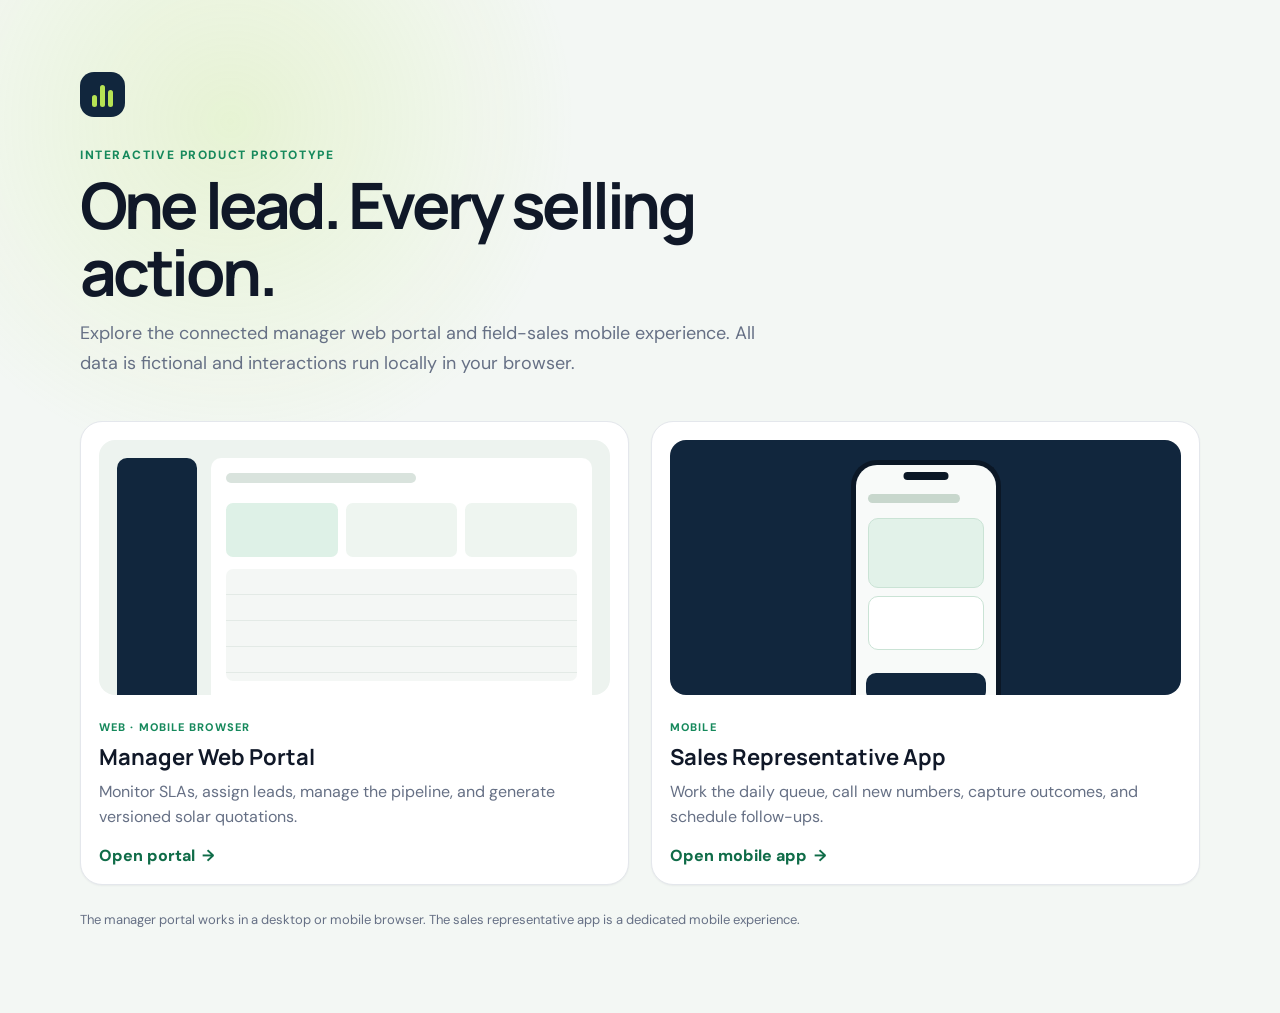
<file: prototype/index.html>
<!doctype html>
<html lang="en">
  <head>
    <meta charset="UTF-8" />
    <meta name="viewport" content="width=device-width, initial-scale=1.0" />
    <meta
      name="description"
      content="Surya Sai Solar sales automation interactive prototype"
    />
    <title>Surya Sai Sales Automation Prototype</title>
    <link rel="stylesheet" href="styles.css" />
  </head>
  <body class="prototype-launcher">
    <main class="launcher-shell">
      <div class="brand-mark" aria-hidden="true">
        <span></span>
        <span></span>
        <span></span>
      </div>
      <p class="eyebrow">Interactive product prototype</p>
      <h1>One lead. Every selling action.</h1>
      <p class="launcher-intro">
        Explore the connected manager web portal and field-sales mobile
        experience. All data is fictional and interactions run locally in your
        browser.
      </p>

      <section class="prototype-grid" aria-label="Choose a prototype">
        <a class="prototype-card" href="web-portal.html">
          <div class="prototype-preview web-preview" aria-hidden="true">
            <div class="preview-sidebar"></div>
            <div class="preview-main">
              <div class="preview-line wide"></div>
              <div class="preview-metrics">
                <i></i><i></i><i></i>
              </div>
              <div class="preview-table"></div>
            </div>
          </div>
          <div>
            <span class="prototype-type">Web · mobile browser</span>
            <h2>Manager Web Portal</h2>
            <p>
              Monitor SLAs, assign leads, manage the pipeline, and generate
              versioned solar quotations.
            </p>
            <span class="text-link">Open portal <b>→</b></span>
          </div>
        </a>

        <a class="prototype-card" href="mobile-app.html">
          <div class="prototype-preview mobile-preview" aria-hidden="true">
            <div class="preview-phone">
              <div class="preview-notch"></div>
              <div class="preview-mobile-header"></div>
              <div class="preview-mobile-card"></div>
              <div class="preview-mobile-card short"></div>
              <div class="preview-mobile-nav"></div>
            </div>
          </div>
          <div>
            <span class="prototype-type">Mobile</span>
            <h2>Sales Representative App</h2>
            <p>
              Work the daily queue, call new numbers, capture outcomes, and
              schedule follow-ups.
            </p>
            <span class="text-link">Open mobile app <b>→</b></span>
          </div>
        </a>
      </section>

      <p class="launcher-note">
        The manager portal works in a desktop or mobile browser. The sales
        representative app is a dedicated mobile experience.
      </p>
    </main>
  </body>
</html>
</file>
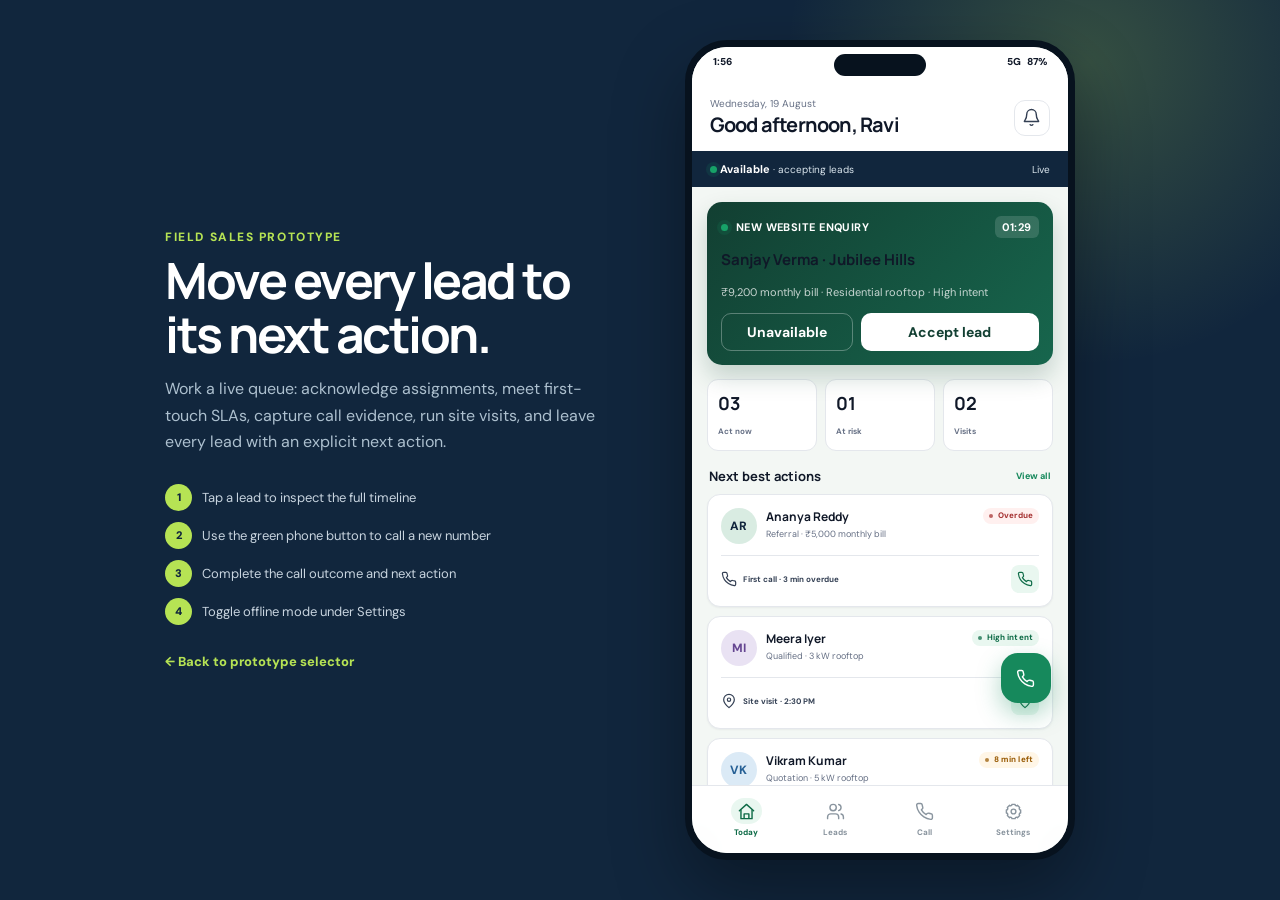
<file: prototype/mobile-app.html>
<!doctype html>
<html lang="en">
  <head>
    <meta charset="UTF-8" />
    <meta name="viewport" content="width=device-width, initial-scale=1.0" />
    <meta
      name="description"
      content="Interactive Surya Sai Solar sales representative mobile prototype"
    />
    <title>Sales Representative App · Surya Sai Solar</title>
    <link rel="stylesheet" href="styles.css" />
  </head>
  <body>
    <svg class="sr-only" aria-hidden="true">
      <symbol id="i-home" viewBox="0 0 24 24">
        <path d="m3 11 9-8 9 8"></path>
        <path d="M5 10v11h14V10M9 21v-6h6v6"></path>
      </symbol>
      <symbol id="i-users" viewBox="0 0 24 24">
        <path d="M16 21v-2a4 4 0 0 0-4-4H6a4 4 0 0 0-4 4v2"></path>
        <circle cx="9" cy="7" r="4"></circle>
        <path d="M22 21v-2a4 4 0 0 0-3-3.87M16 3.13a4 4 0 0 1 0 7.75"></path>
      </symbol>
      <symbol id="i-phone" viewBox="0 0 24 24">
        <path d="M22 16.92v3a2 2 0 0 1-2.18 2 19.8 19.8 0 0 1-8.63-3.07 19.5 19.5 0 0 1-6-6A19.8 19.8 0 0 1 2.12 4.18 2 2 0 0 1 4.11 2h3a2 2 0 0 1 2 1.72c.13.96.36 1.9.69 2.8a2 2 0 0 1-.45 2.11L8.09 9.91a16 16 0 0 0 6 6l1.27-1.27a2 2 0 0 1 2.11-.45c.9.33 1.84.56 2.8.69A2 2 0 0 1 22 16.92Z"></path>
      </symbol>
      <symbol id="i-message" viewBox="0 0 24 24">
        <path d="M21 15a4 4 0 0 1-4 4H8l-5 3V7a4 4 0 0 1 4-4h10a4 4 0 0 1 4 4z"></path>
      </symbol>
      <symbol id="i-calendar" viewBox="0 0 24 24">
        <rect x="3" y="5" width="18" height="16" rx="2"></rect>
        <path d="M16 3v4M8 3v4M3 11h18"></path>
      </symbol>
      <symbol id="i-settings" viewBox="0 0 24 24">
        <circle cx="12" cy="12" r="3"></circle>
        <path d="M19.4 15a1.7 1.7 0 0 0 .34 1.88l.06.06-2.83 2.83-.06-.06a1.7 1.7 0 0 0-1.88-.34 1.7 1.7 0 0 0-1 1.55V21h-4v-.08a1.7 1.7 0 0 0-1-1.55 1.7 1.7 0 0 0-1.88.34l-.06.06-2.83-2.83.06-.06A1.7 1.7 0 0 0 4.6 15a1.7 1.7 0 0 0-1.55-1H3v-4h.08a1.7 1.7 0 0 0 1.55-1 1.7 1.7 0 0 0-.34-1.88l-.06-.06 2.83-2.83.06.06A1.7 1.7 0 0 0 9 4.6a1.7 1.7 0 0 0 1-1.55V3h4v.08a1.7 1.7 0 0 0 1 1.55 1.7 1.7 0 0 0 1.88-.34l.06-.06 2.83 2.83-.06.06A1.7 1.7 0 0 0 19.4 9c.12.6.6 1 1.2 1H21v4h-.4c-.6 0-1.08.4-1.2 1Z"></path>
      </symbol>
      <symbol id="i-search" viewBox="0 0 24 24">
        <circle cx="11" cy="11" r="8"></circle>
        <path d="m21 21-4.35-4.35"></path>
      </symbol>
      <symbol id="i-bell" viewBox="0 0 24 24">
        <path d="M18 8a6 6 0 0 0-12 0c0 7-3 7-3 9h18c0-2-3-2-3-9"></path>
        <path d="M13.7 21a2 2 0 0 1-3.4 0"></path>
      </symbol>
      <symbol id="i-plus" viewBox="0 0 24 24">
        <path d="M12 5v14M5 12h14"></path>
      </symbol>
      <symbol id="i-arrow-left" viewBox="0 0 24 24">
        <path d="m15 18-6-6 6-6"></path>
      </symbol>
      <symbol id="i-location" viewBox="0 0 24 24">
        <path d="M20 10c0 5-8 12-8 12S4 15 4 10a8 8 0 1 1 16 0Z"></path>
        <circle cx="12" cy="10" r="2.5"></circle>
      </symbol>
      <symbol id="i-check" viewBox="0 0 24 24">
        <path d="m5 12 4 4L19 6"></path>
      </symbol>
      <symbol id="i-chevron" viewBox="0 0 24 24">
        <path d="m9 18 6-6-6-6"></path>
      </symbol>
      <symbol id="i-wifi-off" viewBox="0 0 24 24">
        <path d="m2 2 20 20"></path>
        <path d="M8.5 8.5A10.8 10.8 0 0 1 12 8c3 0 5.8 1.2 7.8 3.2M5 5.5A15.8 15.8 0 0 1 12 4c4.4 0 8.3 1.8 11 4.7M8.5 15.5A5 5 0 0 1 12 14c1.3 0 2.5.5 3.5 1.3M12 20h.01"></path>
      </symbol>
    </svg>

    <main class="mobile-page">
      <section class="mobile-context">
        <p class="eyebrow">Field sales prototype</p>
        <h1>Move every lead to its next action.</h1>
        <p>
          Work a live queue: acknowledge assignments, meet first-touch SLAs,
          capture call evidence, run site visits, and leave every lead with an
          explicit next action.
        </p>
        <div class="prototype-hints">
          <div class="hint"><span>1</span> Tap a lead to inspect the full timeline</div>
          <div class="hint"><span>2</span> Use the green phone button to call a new number</div>
          <div class="hint"><span>3</span> Complete the call outcome and next action</div>
          <div class="hint"><span>4</span> Toggle offline mode under Settings</div>
        </div>
        <a class="back-link" href="index.html">← Back to prototype selector</a>
      </section>

      <section class="phone-shell" id="phoneShell" aria-label="Mobile app prototype">
        <div class="phone-status">
          <span>1:56</span>
          <span>5G&nbsp;&nbsp; 87%</span>
        </div>
        <div class="phone-island" aria-hidden="true"></div>

        <div class="mobile-app-content">
          <div class="offline-banner">
            <svg class="icon icon-sm"><use href="#i-wifi-off"></use></svg>
            Offline · actions will sync automatically
          </div>

          <section class="mobile-screen active" id="mobile-today">
            <header class="mobile-header">
              <div>
                <p>Wednesday, 19 August</p>
                <h1>Good afternoon, Ravi</h1>
              </div>
              <button class="btn-icon" id="mobileBell" type="button" aria-label="Notifications">
                <svg class="icon"><use href="#i-bell"></use></svg>
              </button>
            </header>
            <div class="mobile-workspace">
              <span><i class="mobile-live-dot"></i><strong> Available</strong> · accepting leads</span>
              <span id="mobileSyncAge">Live</span>
            </div>
            <div class="mobile-body">
              <article class="incoming-assignment" id="incomingAssignment">
                <div class="incoming-head">
                  <span class="assignment-pulse"></span>
                  <strong>New website enquiry</strong>
                  <b id="acceptCountdown">01:30</b>
                </div>
                <h3>Sanjay Verma · Jubilee Hills</h3>
                <p>₹9,200 monthly bill · Residential rooftop · High intent</p>
                <div class="incoming-actions">
                  <button class="btn btn-secondary" id="declineAssignment" type="button">Unavailable</button>
                  <button class="btn btn-primary" id="acceptAssignment" type="button">Accept lead</button>
                </div>
              </article>
              <div class="mobile-summary">
                <article class="mobile-stat"><strong id="mobileNowCount">03</strong><span>Act now</span></article>
                <article class="mobile-stat"><strong>01</strong><span>At risk</span></article>
                <article class="mobile-stat"><strong>02</strong><span>Visits</span></article>
              </div>
              <div class="mobile-section-title"><h2>Next best actions</h2><button data-mobile-view="leads" type="button">View all</button></div>

              <button class="mobile-lead-card" data-mobile-lead="ananya" type="button">
                <div class="mobile-lead-top">
                  <span class="avatar">AR</span>
                  <span class="mobile-lead-main"><h3>Ananya Reddy</h3><p>Referral · ₹5,000 monthly bill</p></span>
                  <span class="badge badge-overdue">Overdue</span>
                </div>
                <div class="mobile-lead-bottom">
                  <span class="next-action"><svg class="icon icon-sm"><use href="#i-phone"></use></svg> First call · 3 min overdue</span>
                  <span class="mobile-card-actions">
                    <span class="mini-action"><svg class="icon icon-sm"><use href="#i-phone"></use></svg></span>
                  </span>
                </div>
              </button>

              <button class="mobile-lead-card" data-mobile-lead="meera" type="button">
                <div class="mobile-lead-top">
                  <span class="avatar purple">MI</span>
                  <span class="mobile-lead-main"><h3>Meera Iyer</h3><p>Qualified · 3 kW rooftop</p></span>
                  <span class="badge badge-qualified">High intent</span>
                </div>
                <div class="mobile-lead-bottom">
                  <span class="next-action"><svg class="icon icon-sm"><use href="#i-location"></use></svg> Site visit · 2:30 PM</span>
                  <span class="mobile-card-actions">
                    <span class="mini-action"><svg class="icon icon-sm"><use href="#i-location"></use></svg></span>
                  </span>
                </div>
              </button>

              <button class="mobile-lead-card" data-mobile-lead="vikram" type="button">
                <div class="mobile-lead-top">
                  <span class="avatar blue">VK</span>
                  <span class="mobile-lead-main"><h3>Vikram Kumar</h3><p>Quotation · 5 kW rooftop</p></span>
                  <span class="badge badge-due">8 min left</span>
                </div>
                <div class="mobile-lead-bottom">
                  <span class="next-action"><svg class="icon icon-sm"><use href="#i-phone"></use></svg> First call · due soon</span>
                  <span class="mobile-card-actions">
                    <span class="mini-action"><svg class="icon icon-sm"><use href="#i-phone"></use></svg></span>
                  </span>
                </div>
              </button>

              <div class="mobile-section-title"><h2>Recently completed</h2><button type="button">History</button></div>
              <button class="mobile-lead-card" data-mobile-lead="arjun" type="button">
                <div class="mobile-lead-top">
                  <span class="avatar amber">AN</span>
                  <span class="mobile-lead-main"><h3>Arjun Naik</h3><p>Connected · Proposal requested</p></span>
                  <span class="badge badge-contacted">Done</span>
                </div>
                <div class="mobile-lead-bottom"><span class="next-action"><svg class="icon icon-sm"><use href="#i-calendar"></use></svg> Next: proposal call at 4 PM</span></div>
              </button>
            </div>
          </section>

          <section class="mobile-screen" id="mobile-leads">
            <header class="mobile-header">
              <div><p>Your pipeline</p><h1>Leads</h1></div>
              <button class="btn-icon" data-mobile-view="dial" type="button" aria-label="Call new number"><svg class="icon"><use href="#i-plus"></use></svg></button>
            </header>
            <div class="mobile-body">
              <label class="mobile-search">
                <svg class="icon icon-sm"><use href="#i-search"></use></svg>
                <input id="mobileLeadSearch" type="search" placeholder="Search name or phone" />
              </label>
              <div class="mobile-tabs">
                <button class="mobile-tab active" data-stage-tab="all" type="button">All 28</button>
                <button class="mobile-tab" data-stage-tab="new" type="button">New 09</button>
                <button class="mobile-tab" data-stage-tab="qualified" type="button">Qualified 07</button>
              </div>
              <div id="mobileLeadList">
                <button class="mobile-lead-card" data-mobile-lead="ananya" data-mobile-stage="new" data-mobile-name="ananya reddy 9876543210" type="button">
                  <div class="mobile-lead-top"><span class="avatar">AR</span><span class="mobile-lead-main"><h3>Ananya Reddy</h3><p>+91 98765 43210 · Referral</p></span><span class="badge badge-new">New</span></div>
                  <div class="mobile-lead-bottom"><span class="next-action">Call now · SLA overdue</span><svg class="icon icon-sm"><use href="#i-chevron"></use></svg></div>
                </button>
                <button class="mobile-lead-card" data-mobile-lead="vikram" data-mobile-stage="new" data-mobile-name="vikram kumar 9848011672" type="button">
                  <div class="mobile-lead-top"><span class="avatar blue">VK</span><span class="mobile-lead-main"><h3>Vikram Kumar</h3><p>+91 98480 11672 · Quotation</p></span><span class="badge badge-new">New</span></div>
                  <div class="mobile-lead-bottom"><span class="next-action">First call · due in 8 min</span><svg class="icon icon-sm"><use href="#i-chevron"></use></svg></div>
                </button>
                <button class="mobile-lead-card" data-mobile-lead="meera" data-mobile-stage="qualified" data-mobile-name="meera iyer 9963088442" type="button">
                  <div class="mobile-lead-top"><span class="avatar purple">MI</span><span class="mobile-lead-main"><h3>Meera Iyer</h3><p>+91 99630 88442 · Outbound call</p></span><span class="badge badge-qualified">Qualified</span></div>
                  <div class="mobile-lead-bottom"><span class="next-action">Site visit · today 2:30 PM</span><svg class="icon icon-sm"><use href="#i-chevron"></use></svg></div>
                </button>
                <button class="mobile-lead-card" data-mobile-lead="rohan" data-mobile-stage="qualified" data-mobile-name="rohan patel 9849012678" type="button">
                  <div class="mobile-lead-top"><span class="avatar amber">RP</span><span class="mobile-lead-main"><h3>Rohan Patel</h3><p>+91 98490 12678 · Quotation</p></span><span class="badge badge-qualified">Qualified</span></div>
                  <div class="mobile-lead-bottom"><span class="next-action">Roof assessment · Friday</span><svg class="icon icon-sm"><use href="#i-chevron"></use></svg></div>
                </button>
              </div>
            </div>
          </section>

          <section class="mobile-screen" id="mobile-detail">
            <header class="mobile-header">
              <button class="mobile-back" data-mobile-back type="button" aria-label="Back">
                <svg class="icon"><use href="#i-arrow-left"></use></svg>
              </button>
              <span class="badge badge-success">Synced</span>
            </header>
            <div class="mobile-lead-hero">
              <span class="badge badge-new" id="mobileDetailBadge">New lead</span>
              <h2 id="mobileDetailName">Ananya Reddy</h2>
              <p><span id="mobileDetailPhone">+91 98765 43210</span> · <span id="mobileDetailLocation">Hyderabad</span></p>
              <div class="hero-actions">
                <button class="hero-action primary" id="detailCallButton" type="button"><svg class="icon"><use href="#i-phone"></use></svg>Call</button>
                <button class="hero-action" data-mobile-toast="WhatsApp opened" type="button"><svg class="icon"><use href="#i-message"></use></svg>Message</button>
                <button class="hero-action" id="visitActionButton" type="button"><svg class="icon"><use href="#i-location"></use></svg>Visit</button>
                <button class="hero-action" data-mobile-toast="Note added" type="button"><svg class="icon"><use href="#i-plus"></use></svg>Note</button>
              </div>
            </div>
            <div class="mobile-body">
              <section class="mobile-detail-section">
                <h3>Lead snapshot</h3>
                <div class="mobile-info-grid">
                  <div><span>Source</span><strong id="mobileDetailSource">Referral</strong></div>
                  <div><span>Owner</span><strong>Ravi Teja</strong></div>
                  <div><span>Monthly bill</span><strong id="mobileDetailBill">₹5,000</strong></div>
                  <div><span>Interest</span><strong id="mobileDetailSystem">3 kW rooftop</strong></div>
                </div>
              </section>
              <section class="mobile-detail-section">
                <h3>Next action</h3>
                <div class="setting-row">
                  <div><strong id="mobileDetailNext">First call</strong><p>Today · currently overdue</p></div>
                  <span class="badge badge-overdue">Due</span>
                </div>
              </section>
              <section class="mobile-detail-section">
                <h3>Timeline</h3>
                <div class="mobile-timeline-item"><strong>Assigned to you</strong><p>Matched territory and availability.</p><time>Today, 1:34 PM</time></div>
                <div class="mobile-timeline-item"><strong id="mobileDetailEvent">Referral received</strong><p>Phone verified and unified lead identity checked.</p><time>Today, 1:32 PM</time></div>
                <div class="mobile-timeline-item"><strong>Customer profile linked</strong><p>No duplicate lead found in this workspace.</p><time>Today, 1:32 PM</time></div>
              </section>
            </div>
          </section>

          <section class="mobile-screen" id="mobile-dial">
            <div class="dial-screen">
              <button class="mobile-back" data-mobile-back type="button" aria-label="Back">
                <svg class="icon"><use href="#i-arrow-left"></use></svg>
              </button>
              <h2>Call a number</h2>
              <p>
                The app will find or create one lead in Hyderabad Central before
                opening the dialer.
              </p>
              <label class="phone-input-wrap">
                <span class="country-code">+91</span>
                <input id="dialPhone" type="tel" maxlength="14" placeholder="98765 43210" inputmode="numeric" />
              </label>
              <div class="phone-match" id="phoneMatch">
                <span class="avatar blue">?</span>
                <div><strong>Enter a 10-digit mobile number</strong><p>Phone is the lead key within this workspace.</p></div>
              </div>
              <button class="btn btn-primary dial-action" id="startCallButton" type="button" disabled>
                <svg class="icon"><use href="#i-phone"></use></svg>
                Create lead and call
              </button>
            </div>
          </section>

          <section class="mobile-screen" id="mobile-settings">
            <header class="mobile-header"><div><p>App and workspace</p><h1>Settings</h1></div></header>
            <div class="mobile-body">
              <div class="mobile-section-title"><h2>Simulation controls</h2></div>
              <div class="settings-list">
                <div class="setting-row">
                  <div><strong>Offline mode</strong><p>Queue leads and activities locally</p></div>
                  <button class="toggle" id="offlineToggle" type="button" aria-label="Toggle offline mode"></button>
                </div>
                <div class="setting-row">
                  <div><strong>Due reminders</strong><p>Notify 10 minutes before task</p></div>
                  <button class="toggle on" data-toggle type="button" aria-label="Toggle reminders"></button>
                </div>
                <div class="setting-row">
                  <div><strong>Workspace</strong><p>Hyderabad Central</p></div>
                  <svg class="icon icon-sm"><use href="#i-chevron"></use></svg>
                </div>
                <div class="setting-row">
                  <div><strong>Pending sync</strong><p id="pendingSyncText">No queued actions</p></div>
                  <span class="badge badge-success" id="syncBadge">Synced</span>
                </div>
              </div>
              <div class="mobile-section-title"><h2>Identity and privacy</h2></div>
              <div class="settings-list">
                <div class="setting-row"><div><strong>Phone normalization</strong><p>India (+91) · E.164 format</p></div><svg class="icon icon-sm"><use href="#i-check"></use></svg></div>
                <div class="setting-row"><div><strong>Call recording</strong><p>Off · explicit consent required</p></div><span class="badge badge-neutral">Off</span></div>
              </div>
            </div>
          </section>

          <button class="mobile-fab" id="mobileFab" type="button" aria-label="Call new number">
            <svg class="icon"><use href="#i-phone"></use></svg>
          </button>
        </div>

        <nav class="mobile-bottom-nav" aria-label="Mobile navigation">
          <button class="mobile-nav-item active" data-mobile-view="today" type="button">
            <span class="icon-wrap"><svg class="icon"><use href="#i-home"></use></svg></span>Today
          </button>
          <button class="mobile-nav-item" data-mobile-view="leads" type="button">
            <span class="icon-wrap"><svg class="icon"><use href="#i-users"></use></svg></span>Leads
          </button>
          <button class="mobile-nav-item" data-mobile-view="dial" type="button">
            <span class="icon-wrap"><svg class="icon"><use href="#i-phone"></use></svg></span>Call
          </button>
          <button class="mobile-nav-item" data-mobile-view="settings" type="button">
            <span class="icon-wrap"><svg class="icon"><use href="#i-settings"></use></svg></span>Settings
          </button>
        </nav>

        <div class="mobile-sheet-overlay" id="mobileSheetOverlay"></div>
        <section class="mobile-sheet" id="outcomeSheet" aria-hidden="true">
          <div class="sheet-handle"></div>
          <h2>Complete call</h2>
          <p id="outcomePhone">New lead · +91 98765 43210 · 01:42</p>
          <div class="outcome-grid">
            <button class="outcome-option selected" data-outcome="Connected · qualified" type="button">Connected<br />Qualified</button>
            <button class="outcome-option" data-outcome="Connected · follow up" type="button">Connected<br />Follow up</button>
            <button class="outcome-option" data-outcome="No answer" type="button">No answer</button>
            <button class="outcome-option" data-outcome="Not interested" type="button">Not interested<br />/ invalid</button>
          </div>
          <div class="outcome-evidence" id="outcomeEvidence">
            <div class="sheet-field">
              <label for="propertyType">Property and ownership</label>
              <select id="propertyType"><option>Owned residential rooftop</option><option>Rented residential</option><option>Owned commercial</option><option>Other / unknown</option></select>
            </div>
            <div class="sheet-field">
              <label for="decisionTimeline">Decision timeline</label>
              <select id="decisionTimeline"><option>Within 30 days</option><option>1–3 months</option><option>More than 3 months</option><option>Unknown</option></select>
            </div>
          </div>
          <div class="sheet-field">
            <label for="outcomeStage">Lead stage</label>
            <select id="outcomeStage"><option>Qualified</option><option>Contact attempted</option><option>Nurture</option><option>Lost</option></select>
          </div>
          <div class="sheet-field">
            <label for="outcomeNote">Call notes</label>
            <textarea id="outcomeNote">Interested in a 3 kW rooftop system. Requested site visit and EMI details.</textarea>
          </div>
          <div class="sheet-field">
            <label for="outcomeNext">Next action</label>
            <input id="outcomeNext" value="Site survey · Tomorrow, 11:00 AM · customer confirmed" required />
            <small>A dated next action or terminal reason is required.</small>
          </div>
          <div class="sheet-actions">
            <button class="btn btn-secondary" id="cancelOutcome" type="button">Cancel</button>
            <button class="btn btn-primary" id="saveOutcome" type="button">Save next action</button>
          </div>
        </section>
      </section>
    </main>

    <div class="toast-stack" id="mobileToastStack" aria-live="polite"></div>
    <script src="realtime-sim.js"></script>
    <script src="mobile-app.js"></script>
  </body>
</html>
</file>
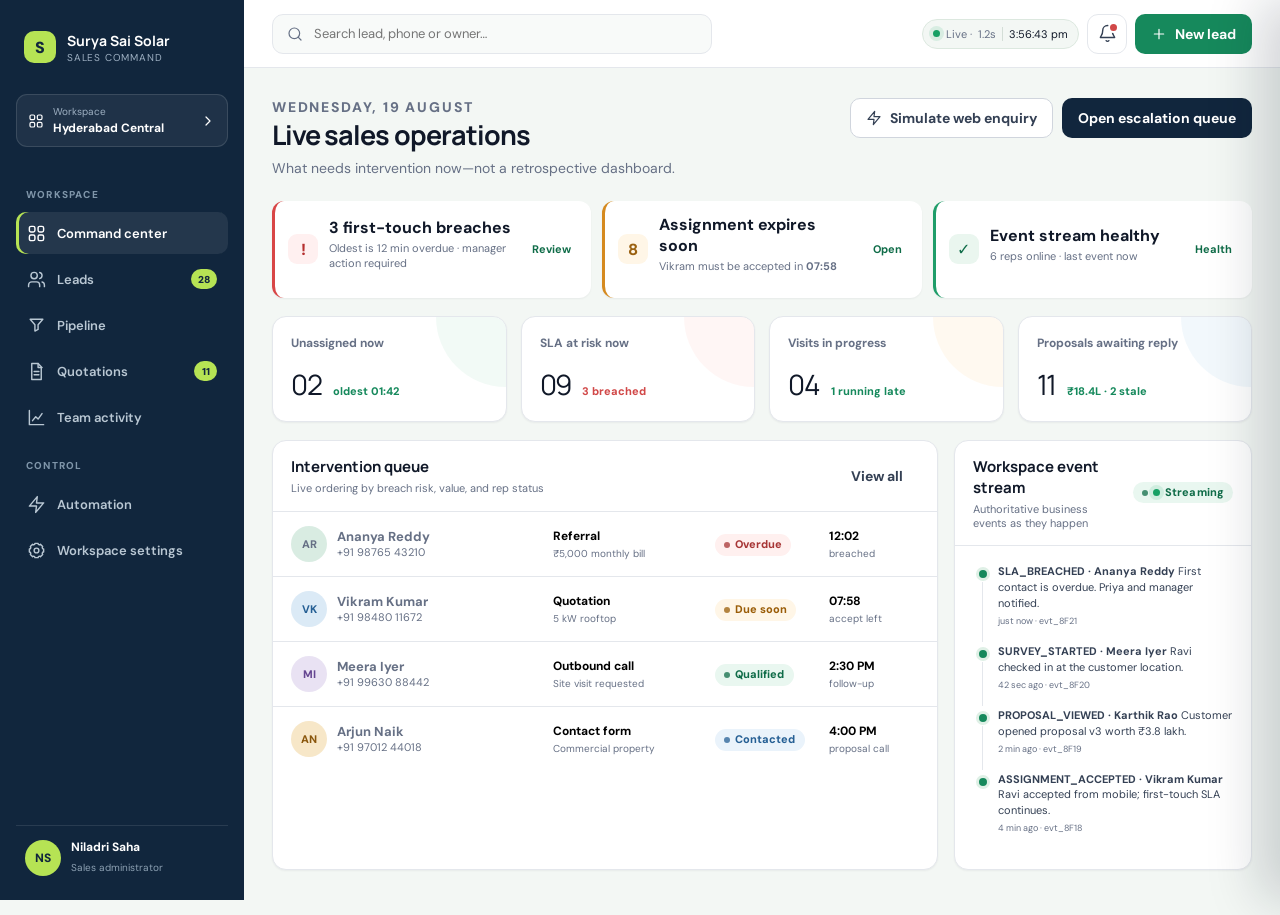
<file: prototype/web-portal.html>
<!doctype html>
<html lang="en">
  <head>
    <meta charset="UTF-8" />
    <meta name="viewport" content="width=device-width, initial-scale=1.0" />
    <meta
      name="description"
      content="Interactive Surya Sai Solar sales manager portal prototype"
    />
    <title>Sales Command Center · Surya Sai Solar</title>
    <link rel="stylesheet" href="styles.css" />
  </head>
  <body class="web-app">
    <svg class="sr-only" aria-hidden="true">
      <symbol id="i-grid" viewBox="0 0 24 24">
        <rect x="3" y="3" width="7" height="7" rx="2"></rect>
        <rect x="14" y="3" width="7" height="7" rx="2"></rect>
        <rect x="3" y="14" width="7" height="7" rx="2"></rect>
        <rect x="14" y="14" width="7" height="7" rx="2"></rect>
      </symbol>
      <symbol id="i-users" viewBox="0 0 24 24">
        <path d="M16 21v-2a4 4 0 0 0-4-4H6a4 4 0 0 0-4 4v2"></path>
        <circle cx="9" cy="7" r="4"></circle>
        <path d="M22 21v-2a4 4 0 0 0-3-3.87M16 3.13a4 4 0 0 1 0 7.75"></path>
      </symbol>
      <symbol id="i-filter" viewBox="0 0 24 24">
        <path d="M4 4h16l-6 7v6l-4 2v-8z"></path>
      </symbol>
      <symbol id="i-chart" viewBox="0 0 24 24">
        <path d="M3 3v18h18"></path>
        <path d="m7 16 4-5 3 3 5-7"></path>
      </symbol>
      <symbol id="i-zap" viewBox="0 0 24 24">
        <path d="M13 2 3 14h9l-1 8 10-12h-9z"></path>
      </symbol>
      <symbol id="i-settings" viewBox="0 0 24 24">
        <circle cx="12" cy="12" r="3"></circle>
        <path d="M19.4 15a1.7 1.7 0 0 0 .34 1.88l.06.06-2.83 2.83-.06-.06a1.7 1.7 0 0 0-1.88-.34 1.7 1.7 0 0 0-1 1.55V21h-4v-.08a1.7 1.7 0 0 0-1-1.55 1.7 1.7 0 0 0-1.88.34l-.06.06-2.83-2.83.06-.06A1.7 1.7 0 0 0 4.6 15a1.7 1.7 0 0 0-1.55-1H3v-4h.08a1.7 1.7 0 0 0 1.55-1 1.7 1.7 0 0 0-.34-1.88l-.06-.06 2.83-2.83.06.06A1.7 1.7 0 0 0 9 4.6a1.7 1.7 0 0 0 1-1.55V3h4v.08a1.7 1.7 0 0 0 1 1.55 1.7 1.7 0 0 0 1.88-.34l.06-.06 2.83 2.83-.06.06A1.7 1.7 0 0 0 19.4 9c.12.6.6 1 1.2 1H21v4h-.4c-.6 0-1.08.4-1.2 1Z"></path>
      </symbol>
      <symbol id="i-search" viewBox="0 0 24 24">
        <circle cx="11" cy="11" r="8"></circle>
        <path d="m21 21-4.35-4.35"></path>
      </symbol>
      <symbol id="i-bell" viewBox="0 0 24 24">
        <path d="M18 8a6 6 0 0 0-12 0c0 7-3 7-3 9h18c0-2-3-2-3-9"></path>
        <path d="M13.7 21a2 2 0 0 1-3.4 0"></path>
      </symbol>
      <symbol id="i-plus" viewBox="0 0 24 24">
        <path d="M12 5v14M5 12h14"></path>
      </symbol>
      <symbol id="i-phone" viewBox="0 0 24 24">
        <path d="M22 16.92v3a2 2 0 0 1-2.18 2 19.8 19.8 0 0 1-8.63-3.07 19.5 19.5 0 0 1-6-6A19.8 19.8 0 0 1 2.12 4.18 2 2 0 0 1 4.11 2h3a2 2 0 0 1 2 1.72c.13.96.36 1.9.69 2.8a2 2 0 0 1-.45 2.11L8.09 9.91a16 16 0 0 0 6 6l1.27-1.27a2 2 0 0 1 2.11-.45c.9.33 1.84.56 2.8.69A2 2 0 0 1 22 16.92Z"></path>
      </symbol>
      <symbol id="i-message" viewBox="0 0 24 24">
        <path d="M21 15a4 4 0 0 1-4 4H8l-5 3V7a4 4 0 0 1 4-4h10a4 4 0 0 1 4 4z"></path>
      </symbol>
      <symbol id="i-calendar" viewBox="0 0 24 24">
        <rect x="3" y="5" width="18" height="16" rx="2"></rect>
        <path d="M16 3v4M8 3v4M3 11h18"></path>
      </symbol>
      <symbol id="i-more" viewBox="0 0 24 24">
        <circle cx="5" cy="12" r="1"></circle>
        <circle cx="12" cy="12" r="1"></circle>
        <circle cx="19" cy="12" r="1"></circle>
      </symbol>
      <symbol id="i-menu" viewBox="0 0 24 24">
        <path d="M4 6h16M4 12h16M4 18h16"></path>
      </symbol>
      <symbol id="i-x" viewBox="0 0 24 24">
        <path d="m18 6-12 12M6 6l12 12"></path>
      </symbol>
      <symbol id="i-chevron" viewBox="0 0 24 24">
        <path d="m9 18 6-6-6-6"></path>
      </symbol>
      <symbol id="i-download" viewBox="0 0 24 24">
        <path d="M12 3v12m0 0 4-4m-4 4-4-4"></path>
        <path d="M4 19h16"></path>
      </symbol>
      <symbol id="i-file" viewBox="0 0 24 24">
        <path d="M6 2h8l4 4v16H6z"></path>
        <path d="M14 2v5h5M9 12h6M9 16h6"></path>
      </symbol>
    </svg>

    <div class="overlay" id="sidebarOverlay"></div>
    <div class="web-shell">
      <aside class="web-sidebar" id="webSidebar">
        <div class="sidebar-brand-row">
          <a class="web-brand" href="index.html" aria-label="Prototype home">
            <span class="web-brand-symbol">S</span>
            <span>
              <strong>Surya Sai Solar</strong>
              <small>Sales command</small>
            </span>
          </a>
          <button
            class="btn-icon sidebar-close"
            id="sidebarClose"
            type="button"
            aria-label="Close navigation"
          >
            <svg class="icon"><use href="#i-x"></use></svg>
          </button>
        </div>

        <button class="workspace-switch" id="workspaceSwitch" type="button">
          <svg class="icon icon-sm"><use href="#i-grid"></use></svg>
          <span>
            <small>Workspace</small>
            <b id="workspaceName">Hyderabad Central</b>
          </span>
          <svg class="icon icon-sm"><use href="#i-chevron"></use></svg>
        </button>

        <nav class="web-nav" aria-label="Primary navigation">
          <span class="nav-label">Workspace</span>
          <button class="nav-item active" data-view="dashboard" type="button">
            <svg class="icon"><use href="#i-grid"></use></svg>
            Command center
          </button>
          <button class="nav-item" data-view="leads" type="button">
            <svg class="icon"><use href="#i-users"></use></svg>
            Leads
            <span class="nav-count">28</span>
          </button>
          <button class="nav-item" data-view="pipeline" type="button">
            <svg class="icon"><use href="#i-filter"></use></svg>
            Pipeline
          </button>
          <button class="nav-item" data-view="quotations" type="button">
            <svg class="icon"><use href="#i-file"></use></svg>
            Quotations
            <span class="nav-count">11</span>
          </button>
          <button class="nav-item" data-view="team" type="button">
            <svg class="icon"><use href="#i-chart"></use></svg>
            Team activity
          </button>

          <span class="nav-label">Control</span>
          <button class="nav-item" data-view="automation" type="button">
            <svg class="icon"><use href="#i-zap"></use></svg>
            Automation
          </button>
          <button class="nav-item" data-view="settings" type="button">
            <svg class="icon"><use href="#i-settings"></use></svg>
            Workspace settings
          </button>
        </nav>

        <div class="sidebar-profile">
          <span class="avatar">NS</span>
          <span>
            <strong>Niladri Saha</strong>
            <small>Sales administrator</small>
          </span>
        </div>
      </aside>

      <main class="web-main">
        <header class="web-topbar">
          <button
            class="btn-icon web-menu-toggle"
            id="sidebarToggle"
            type="button"
            aria-label="Open navigation"
            aria-controls="webSidebar"
            aria-expanded="false"
          >
            <svg class="icon"><use href="#i-menu"></use></svg>
          </button>
          <label class="global-search">
            <svg class="icon icon-sm"><use href="#i-search"></use></svg>
            <input
              id="globalSearch"
              type="search"
              placeholder="Search lead, phone or owner…"
            />
          </label>
          <div class="topbar-spacer"></div>
          <div class="topbar-actions">
            <span class="live-connection">
              <i></i>
              Live · <span id="eventLatency">1.2s</span>
              <time id="liveClock">2:15:00 PM</time>
            </span>
            <button
              class="btn-icon notification-dot"
              id="notificationButton"
              type="button"
              aria-label="Notifications"
            >
              <svg class="icon"><use href="#i-bell"></use></svg>
            </button>
            <button
              class="btn btn-primary"
              data-open-modal="newLead"
              type="button"
              aria-label="New lead"
            >
              <svg class="icon icon-sm"><use href="#i-plus"></use></svg>
              <span class="action-label">New lead</span>
            </button>
          </div>
        </header>

        <div class="web-content">
          <section class="view active" id="view-dashboard">
            <header class="page-heading">
              <div>
                <p class="eyebrow">Wednesday, 19 August</p>
                <h1>Live sales operations</h1>
                <p>What needs intervention now—not a retrospective dashboard.</p>
              </div>
              <div class="page-actions">
                <button class="btn btn-secondary" type="button" id="simulateLeadButton">
                  <svg class="icon icon-sm"><use href="#i-zap"></use></svg>
                  Simulate web enquiry
                </button>
                <button class="btn btn-dark" data-view-target="leads" type="button">
                  Open escalation queue
                </button>
              </div>
            </header>

            <div class="operations-strip">
              <article class="operation-alert danger">
                <span class="operation-icon">!</span>
                <div><strong>3 first-touch breaches</strong><p>Oldest is 12 min overdue · manager action required</p></div>
                <button type="button" data-view-target="leads">Review</button>
              </article>
              <article class="operation-alert warning">
                <span class="operation-icon">8</span>
                <div><strong>Assignment expires soon</strong><p>Vikram must be accepted in <b data-countdown="480">08:00</b></p></div>
                <button type="button" data-lead="vikram">Open</button>
              </article>
              <article class="operation-alert success">
                <span class="operation-icon">✓</span>
                <div><strong>Event stream healthy</strong><p>6 reps online · last event <span id="lastEventAge">now</span></p></div>
                <button type="button" data-view-target="automation">Health</button>
              </article>
            </div>

            <div class="metric-grid">
              <article class="metric-card">
                <p class="metric-label">Unassigned now</p>
                <span class="metric-value" id="unassignedMetric">02</span>
                <span class="metric-delta">oldest 01:42</span>
              </article>
              <article class="metric-card danger">
                <p class="metric-label">SLA at risk now</p>
                <span class="metric-value" id="slaRiskMetric">09</span>
                <span class="metric-delta down">3 breached</span>
              </article>
              <article class="metric-card warning">
                <p class="metric-label">Visits in progress</p>
                <span class="metric-value">04</span>
                <span class="metric-delta">1 running late</span>
              </article>
              <article class="metric-card blue">
                <p class="metric-label">Proposals awaiting reply</p>
                <span class="metric-value">11</span>
                <span class="metric-delta">₹18.4L · 2 stale</span>
              </article>
            </div>

            <div class="dashboard-grid">
              <article class="panel">
                <header class="panel-header">
                  <div>
                    <h2>Intervention queue</h2>
                    <p>Live ordering by breach risk, value, and rep status</p>
                  </div>
                  <button class="btn btn-ghost" data-view-target="leads" type="button">
                    View all
                  </button>
                </header>
                <div class="priority-list">
                  <button class="priority-row" data-lead="ananya" type="button">
                    <span class="person-cell">
                      <span class="avatar">AR</span>
                      <span>
                        <strong>Ananya Reddy</strong>
                        <span>+91 98765 43210</span>
                      </span>
                    </span>
                    <span class="priority-meta">
                      <strong>Referral</strong>
                      <span>₹5,000 monthly bill</span>
                    </span>
                    <span><span class="badge badge-overdue">Overdue</span></span>
                    <span class="priority-time">
                      <strong data-countup="720">12:00</strong>
                      <span>breached</span>
                    </span>
                  </button>
                  <button class="priority-row" data-lead="vikram" type="button">
                    <span class="person-cell">
                      <span class="avatar blue">VK</span>
                      <span>
                        <strong>Vikram Kumar</strong>
                        <span>+91 98480 11672</span>
                      </span>
                    </span>
                    <span class="priority-meta">
                      <strong>Quotation</strong>
                      <span>5 kW rooftop</span>
                    </span>
                    <span><span class="badge badge-due">Due soon</span></span>
                    <span class="priority-time">
                      <strong data-countdown="480">08:00</strong>
                      <span>accept left</span>
                    </span>
                  </button>
                  <button class="priority-row" data-lead="meera" type="button">
                    <span class="person-cell">
                      <span class="avatar purple">MI</span>
                      <span>
                        <strong>Meera Iyer</strong>
                        <span>+91 99630 88442</span>
                      </span>
                    </span>
                    <span class="priority-meta">
                      <strong>Outbound call</strong>
                      <span>Site visit requested</span>
                    </span>
                    <span><span class="badge badge-qualified">Qualified</span></span>
                    <span class="priority-time">
                      <strong>2:30 PM</strong>
                      <span>follow-up</span>
                    </span>
                  </button>
                  <button class="priority-row" data-lead="arjun" type="button">
                    <span class="person-cell">
                      <span class="avatar amber">AN</span>
                      <span>
                        <strong>Arjun Naik</strong>
                        <span>+91 97012 44018</span>
                      </span>
                    </span>
                    <span class="priority-meta">
                      <strong>Contact form</strong>
                      <span>Commercial property</span>
                    </span>
                    <span><span class="badge badge-contacted">Contacted</span></span>
                    <span class="priority-time">
                      <strong>4:00 PM</strong>
                      <span>proposal call</span>
                    </span>
                  </button>
                </div>
              </article>

              <aside class="panel">
                <header class="panel-header">
                  <div>
                    <h2>Workspace event stream</h2>
                    <p>Authoritative business events as they happen</p>
                  </div>
                  <span class="badge badge-success"><i class="live-dot"></i> Streaming</span>
                </header>
                <div class="panel-body">
                  <div class="activity-feed live-feed" id="liveEventFeed">
                    <div class="feed-item event-warning">
                      <strong>SLA_BREACHED · Ananya Reddy</strong>
                      First contact is overdue. Priya and manager notified.
                      <time>just now · evt_8F21</time>
                    </div>
                    <div class="feed-item">
                      <strong>SURVEY_STARTED · Meera Iyer</strong>
                      Ravi checked in at the customer location.
                      <time>42 sec ago · evt_8F20</time>
                    </div>
                    <div class="feed-item">
                      <strong>PROPOSAL_VIEWED · Karthik Rao</strong>
                      Customer opened proposal v3 worth ₹3.8 lakh.
                      <time>2 min ago · evt_8F19</time>
                    </div>
                    <div class="feed-item">
                      <strong>ASSIGNMENT_ACCEPTED · Vikram Kumar</strong>
                      Ravi accepted from mobile; first-touch SLA continues.
                      <time>4 min ago · evt_8F18</time>
                    </div>
                  </div>
                </div>
              </aside>
            </div>
          </section>

          <section class="view" id="view-leads">
            <header class="page-heading">
              <div>
                <p class="eyebrow">Unified lead identity</p>
                <h1>Lead workspace</h1>
                <p>One lead per workspace and normalized phone number.</p>
              </div>
              <div class="page-actions">
                <button class="btn btn-secondary" type="button">Bulk assign</button>
                <button class="btn btn-primary" data-open-modal="newLead" type="button">
                  <svg class="icon icon-sm"><use href="#i-plus"></use></svg>
                  New lead
                </button>
              </div>
            </header>

            <div class="filter-bar">
              <label class="filter-search">
                <svg class="icon icon-sm"><use href="#i-search"></use></svg>
                <input id="leadSearch" type="search" placeholder="Search name or phone" />
              </label>
              <select class="filter-select" id="stageFilter" aria-label="Filter stage">
                <option value="all">All stages</option>
                <option value="new">New</option>
                <option value="contacted">Contacted</option>
                <option value="qualified">Qualified</option>
                <option value="quote">Quote prepared</option>
              </select>
              <select class="filter-select" id="sourceFilter" aria-label="Filter source">
                <option value="all">All sources</option>
                <option value="referral">Referral</option>
                <option value="quotation">Quotation</option>
                <option value="call">Outbound call</option>
                <option value="contact">Contact form</option>
              </select>
              <select class="filter-select" aria-label="Filter owner">
                <option>All owners</option>
                <option>Priya Sharma</option>
                <option>Ravi Teja</option>
                <option>Unassigned</option>
              </select>
              <span class="filter-results"><b id="leadCount">7</b> leads</span>
            </div>

            <div class="lead-table-wrap" id="leadTableWrap">
              <table class="lead-table">
                <thead>
                  <tr>
                    <th>Lead</th>
                    <th>Stage</th>
                    <th>Source</th>
                    <th>Owner</th>
                    <th>Next action</th>
                    <th>Updated</th>
                    <th></th>
                  </tr>
                </thead>
                <tbody id="leadRows">
                  <tr data-name="ananya reddy 9876543210" data-stage="new" data-source="referral">
                    <td>
                      <button class="lead-name-button" data-lead="ananya" type="button">Ananya Reddy</button>
                      <span class="phone-text">+91 98765 43210 · Hyderabad</span>
                    </td>
                    <td><span class="badge badge-new">New</span></td>
                    <td>Referral</td>
                    <td><span class="owner-cell"><span class="avatar">PS</span> Priya</span></td>
                    <td><strong>Call now</strong><span class="phone-text">3 min overdue</span></td>
                    <td>12 min ago</td>
                    <td><button class="table-action" data-lead="ananya" type="button"><svg class="icon"><use href="#i-more"></use></svg></button></td>
                  </tr>
                  <tr data-name="vikram kumar 9848011672" data-stage="new" data-source="quotation">
                    <td>
                      <button class="lead-name-button" data-lead="vikram" type="button">Vikram Kumar</button>
                      <span class="phone-text">+91 98480 11672 · Secunderabad</span>
                    </td>
                    <td><span class="badge badge-new">New</span></td>
                    <td>Quotation</td>
                    <td><span class="owner-cell"><span class="avatar blue">RT</span> Ravi</span></td>
                    <td><strong>First call</strong><span class="phone-text">Due in 8 min</span></td>
                    <td>18 min ago</td>
                    <td><button class="table-action" data-lead="vikram" type="button"><svg class="icon"><use href="#i-more"></use></svg></button></td>
                  </tr>
                  <tr data-name="meera iyer 9963088442" data-stage="qualified" data-source="call">
                    <td>
                      <button class="lead-name-button" data-lead="meera" type="button">Meera Iyer</button>
                      <span class="phone-text">+91 99630 88442 · Gachibowli</span>
                    </td>
                    <td><span class="badge badge-qualified">Qualified</span></td>
                    <td>Outbound call</td>
                    <td><span class="owner-cell"><span class="avatar blue">RT</span> Ravi</span></td>
                    <td><strong>Site visit</strong><span class="phone-text">Today, 2:30 PM</span></td>
                    <td>36 min ago</td>
                    <td><button class="table-action" data-lead="meera" type="button"><svg class="icon"><use href="#i-more"></use></svg></button></td>
                  </tr>
                  <tr data-name="arjun naik 9701244018" data-stage="contacted" data-source="contact">
                    <td>
                      <button class="lead-name-button" data-lead="arjun" type="button">Arjun Naik</button>
                      <span class="phone-text">+91 97012 44018 · Kukatpally</span>
                    </td>
                    <td><span class="badge badge-contacted">Contacted</span></td>
                    <td>Contact form</td>
                    <td><span class="owner-cell"><span class="avatar amber">SM</span> Sneha</span></td>
                    <td><strong>Proposal call</strong><span class="phone-text">Today, 4:00 PM</span></td>
                    <td>1 hour ago</td>
                    <td><button class="table-action" data-lead="arjun" type="button"><svg class="icon"><use href="#i-more"></use></svg></button></td>
                  </tr>
                  <tr data-name="karthik rao 9398277201" data-stage="quote" data-source="referral">
                    <td>
                      <button class="lead-name-button" data-lead="karthik" type="button">Karthik Rao</button>
                      <span class="phone-text">+91 93982 77201 · Kondapur</span>
                    </td>
                    <td><span class="badge badge-quote">Quote prepared</span></td>
                    <td>Referral</td>
                    <td><span class="owner-cell"><span class="avatar">PS</span> Priya</span></td>
                    <td><strong>Share revision</strong><span class="phone-text">Tomorrow, 10:00 AM</span></td>
                    <td>2 hours ago</td>
                    <td><button class="table-action" data-lead="karthik" type="button"><svg class="icon"><use href="#i-more"></use></svg></button></td>
                  </tr>
                  <tr data-name="saira begum 9989011435" data-stage="contacted" data-source="call">
                    <td>
                      <button class="lead-name-button" data-lead="saira" type="button">Saira Begum</button>
                      <span class="phone-text">+91 99890 11435 · Tolichowki</span>
                    </td>
                    <td><span class="badge badge-contacted">Contacted</span></td>
                    <td>Outbound call</td>
                    <td><span class="owner-cell"><span class="avatar purple">AK</span> Ajay</span></td>
                    <td><strong>WhatsApp brochure</strong><span class="phone-text">Today, 5:15 PM</span></td>
                    <td>3 hours ago</td>
                    <td><button class="table-action" data-lead="saira" type="button"><svg class="icon"><use href="#i-more"></use></svg></button></td>
                  </tr>
                  <tr data-name="rohan patel 9849012678" data-stage="qualified" data-source="quotation">
                    <td>
                      <button class="lead-name-button" data-lead="rohan" type="button">Rohan Patel</button>
                      <span class="phone-text">+91 98490 12678 · Miyapur</span>
                    </td>
                    <td><span class="badge badge-qualified">Qualified</span></td>
                    <td>Quotation</td>
                    <td><span class="owner-cell"><span class="avatar amber">SM</span> Sneha</span></td>
                    <td><strong>Roof assessment</strong><span class="phone-text">Friday, 11:00 AM</span></td>
                    <td>Yesterday</td>
                    <td><button class="table-action" data-lead="rohan" type="button"><svg class="icon"><use href="#i-more"></use></svg></button></td>
                  </tr>
                </tbody>
              </table>
            </div>
            <div class="empty-search" id="leadEmpty">
              <h2>No matching leads</h2>
              <p>Try changing your search or filter combination.</p>
            </div>
          </section>

          <section class="view" id="view-pipeline">
            <header class="page-heading">
              <div>
                <p class="eyebrow">Live opportunity flow</p>
                <h1>Pipeline board</h1>
                <p>₹46.8 lakh open value across 64 active opportunities.</p>
              </div>
              <div class="page-actions">
                <button class="btn btn-secondary" type="button">This month</button>
                <button class="btn btn-primary" data-open-modal="newLead" type="button">Add opportunity</button>
              </div>
            </header>

            <div class="kanban">
              <section class="kanban-column">
                <header class="kanban-heading"><strong>New / assigned</strong><span>8</span></header>
                <article class="kanban-card">
                  <button data-lead="ananya" type="button">
                    <span class="badge badge-overdue">SLA overdue</span>
                    <h3>Ananya Reddy</h3>
                    <p>Referral · Residential · ₹5,000 bill</p>
                    <div class="kanban-footer"><span>12 min ago</span><span class="avatar">PS</span></div>
                  </button>
                </article>
                <article class="kanban-card">
                  <button data-lead="vikram" type="button">
                    <span class="badge badge-due">8 min left</span>
                    <h3>Vikram Kumar</h3>
                    <p>Quotation · 5 kW rooftop</p>
                    <div class="kanban-footer"><span>18 min ago</span><span class="avatar blue">RT</span></div>
                  </button>
                </article>
              </section>
              <section class="kanban-column">
                <header class="kanban-heading"><strong>Contacting</strong><span>14</span></header>
                <article class="kanban-card">
                  <button data-lead="arjun" type="button">
                    <span class="badge badge-contacted">Call completed</span>
                    <h3>Arjun Naik</h3>
                    <p>Commercial · 18 kW estimate</p>
                    <div class="kanban-footer"><span>Follow-up 4 PM</span><span class="avatar amber">SM</span></div>
                  </button>
                </article>
                <article class="kanban-card">
                  <button data-lead="saira" type="button">
                    <span class="badge badge-contacted">WhatsApp due</span>
                    <h3>Saira Begum</h3>
                    <p>Outbound call · Residential</p>
                    <div class="kanban-footer"><span>Today, 5:15 PM</span><span class="avatar purple">AK</span></div>
                  </button>
                </article>
              </section>
              <section class="kanban-column">
                <header class="kanban-heading"><strong>Survey</strong><span>16</span></header>
                <article class="kanban-card">
                  <button data-lead="meera" type="button">
                    <span class="badge badge-qualified">Visit in progress</span>
                    <h3>Meera Iyer</h3>
                    <p>3 kW · Site visit requested</p>
                    <div class="kanban-footer"><span>Today, 2:30 PM</span><span class="avatar blue">RT</span></div>
                  </button>
                </article>
                <article class="kanban-card">
                  <button data-lead="rohan" type="button">
                    <span class="badge badge-qualified">Scheduled</span>
                    <h3>Rohan Patel</h3>
                    <p>Quotation · 4 kW system</p>
                    <div class="kanban-footer"><span>Friday, 11 AM</span><span class="avatar amber">SM</span></div>
                  </button>
                </article>
              </section>
              <section class="kanban-column">
                <header class="kanban-heading"><strong>Proposal / decision</strong><span>11</span></header>
                <article class="kanban-card">
                  <button data-lead="karthik" type="button">
                    <span class="badge badge-quote">Viewed · ₹3.8 lakh</span>
                    <h3>Karthik Rao</h3>
                    <p>5 kW · EMI requested</p>
                    <div class="kanban-footer"><span>Revision tomorrow</span><span class="avatar">PS</span></div>
                  </button>
                </article>
              </section>
            </div>
          </section>

          <section class="view" id="view-quotations">
            <header class="page-heading">
              <div>
                <p class="eyebrow">Lead-linked commercial proposal</p>
                <h1>Quotation generation</h1>
                <p>Build a GST-ready solar quotation, revise it, preview the HTML, and share the approved version.</p>
              </div>
              <div class="page-actions">
                <span class="badge badge-neutral" id="quoteStatusBadge">Draft · v1</span>
                <button class="btn btn-secondary" id="saveQuotationButton" type="button">Save draft</button>
                <button class="btn btn-primary" id="shareQuotationButton" type="button">
                  <svg class="icon icon-sm"><use href="#i-message"></use></svg>
                  Share via WhatsApp
                </button>
              </div>
            </header>

            <div class="quotation-workspace">
              <div class="quotation-builder">
                <article class="panel quotation-section">
                  <header class="panel-header">
                    <div><h2>Lead and site</h2><p>Commercial identity and surveyed system requirements</p></div>
                  </header>
                  <div class="panel-body form-grid quotation-form">
                    <div class="form-field full">
                      <label for="quoteLeadSelect">Lead</label>
                      <select id="quoteLeadSelect">
                        <option value="meera">Meera Iyer · +91 99630 88442</option>
                        <option value="rohan">Rohan Patel · +91 98490 12678</option>
                        <option value="karthik">Karthik Rao · +91 93982 77201</option>
                        <option value="ananya">Ananya Reddy · +91 98765 43210</option>
                      </select>
                    </div>
                    <div class="form-field">
                      <label for="quoteCustomerGstin">Customer GSTIN</label>
                      <input id="quoteCustomerGstin" maxlength="15" placeholder="Required only for registered buyer" />
                    </div>
                    <div class="form-field">
                      <label for="quoteSitePincode">Site PIN code</label>
                      <input id="quoteSitePincode" value="500032" inputmode="numeric" maxlength="6" />
                    </div>
                    <div class="form-field full">
                      <label for="quoteSiteAddress">Installation site address</label>
                      <input id="quoteSiteAddress" value="Gachibowli, Hyderabad, Telangana" />
                    </div>
                    <div class="form-field">
                      <label for="quoteSystemCapacity">Proposed capacity (kWp)</label>
                      <input id="quoteSystemCapacity" type="number" value="3.3" min="0.1" step="0.1" />
                    </div>
                    <div class="form-field">
                      <label for="quoteSystemType">System type</label>
                      <select id="quoteSystemType"><option>On-grid rooftop</option><option>Hybrid rooftop</option><option>Off-grid rooftop</option></select>
                    </div>
                    <div class="form-field">
                      <label for="quoteConnectionPhase">Grid connection</label>
                      <select id="quoteConnectionPhase"><option>Single phase</option><option>Three phase</option></select>
                    </div>
                    <div class="form-field">
                      <label for="quoteDiscom">DISCOM</label>
                      <select id="quoteDiscom"><option>TGSPDCL</option><option>TGNPDCL</option></select>
                    </div>
                    <div class="form-field">
                      <label for="quoteSanctionedLoad">Sanctioned load (kW)</label>
                      <input id="quoteSanctionedLoad" type="number" value="5" min="0" step="0.1" />
                    </div>
                    <div class="form-field">
                      <label for="quoteAnnualGeneration">Estimated generation (kWh/year)</label>
                      <input id="quoteAnnualGeneration" type="number" value="4950" min="0" step="1" />
                    </div>
                  </div>
                </article>

                <article class="panel quotation-section">
                  <header class="panel-header">
                    <div><h2>Quotation identity and tax</h2><p>Sequential reference, validity, and place of supply</p></div>
                  </header>
                  <div class="panel-body form-grid quotation-form">
                    <div class="form-field">
                      <label for="quoteSellerName">Seller legal name</label>
                      <input id="quoteSellerName" value="Surya Sai Solar" />
                    </div>
                    <div class="form-field">
                      <label for="quoteSellerGstin">Seller GSTIN</label>
                      <input id="quoteSellerGstin" maxlength="15" placeholder="Enter registered GSTIN" />
                    </div>
                    <div class="form-field full">
                      <label for="quoteSellerAddress">Registered office address</label>
                      <input id="quoteSellerAddress" value="Hyderabad, Telangana" />
                    </div>
                    <div class="form-field">
                      <label for="quoteSellerEmail">Sales email</label>
                      <input id="quoteSellerEmail" type="email" placeholder="Enter quotation contact email" />
                    </div>
                    <div class="form-field">
                      <label for="quoteSellerPhone">Sales phone</label>
                      <input id="quoteSellerPhone" type="tel" placeholder="Enter quotation contact number" />
                    </div>
                    <div class="form-field">
                      <label for="quoteNumber">Quotation number</label>
                      <input id="quoteNumber" value="SSS/QTN/2026-27/0042" readonly />
                    </div>
                    <div class="form-field">
                      <label for="quoteRevision">Revision</label>
                      <input id="quoteRevision" value="01" readonly />
                    </div>
                    <div class="form-field">
                      <label for="quoteDate">Quotation date</label>
                      <input id="quoteDate" type="date" value="2026-08-20" />
                    </div>
                    <div class="form-field">
                      <label for="quoteValidUntil">Valid until</label>
                      <input id="quoteValidUntil" type="date" value="2026-09-04" />
                    </div>
                    <div class="form-field">
                      <label for="quotePlaceOfSupply">Place of supply</label>
                      <select id="quotePlaceOfSupply"><option value="Telangana">Telangana (36)</option><option value="Andhra Pradesh">Andhra Pradesh (37)</option><option value="Karnataka">Karnataka (29)</option></select>
                    </div>
                    <div class="form-field">
                      <label for="quoteTaxMode">GST treatment</label>
                      <select id="quoteTaxMode"><option value="intra">CGST + SGST (intra-state)</option><option value="inter">IGST (inter-state)</option></select>
                    </div>
                    <div class="form-field">
                      <label for="quoteBankName">Bank name</label>
                      <input id="quoteBankName" placeholder="Enter beneficiary bank" />
                    </div>
                    <div class="form-field">
                      <label for="quoteBankAccount">Account number</label>
                      <input id="quoteBankAccount" inputmode="numeric" placeholder="Enter account number" />
                    </div>
                    <div class="form-field">
                      <label for="quoteBankIfsc">IFSC</label>
                      <input id="quoteBankIfsc" maxlength="11" placeholder="Enter IFSC" />
                    </div>
                  </div>
                </article>

                <article class="panel quotation-section">
                  <header class="panel-header">
                    <div><h2>Bill of quantities</h2><p>Select catalogue items; mapped rates remain editable for an authorized quotation</p></div>
                    <button class="btn btn-secondary" id="addQuoteItemButton" type="button">
                      <svg class="icon icon-sm"><use href="#i-plus"></use></svg>
                      Add item
                    </button>
                  </header>
                  <div class="quote-items-wrap">
                    <table class="quote-items-table">
                      <thead><tr><th>Item and specification</th><th>HSN/SAC</th><th>Qty</th><th>Unit</th><th>Rate (₹)</th><th>GST</th><th>Amount</th><th></th></tr></thead>
                      <tbody id="quoteItemsBody"></tbody>
                    </table>
                  </div>
                  <div class="quote-adjustments">
                    <label>Commercial discount (₹)<input id="quoteDiscount" type="number" value="0" min="0" step="100" /></label>
                    <label>Expected subsidy (₹)<input id="quoteSubsidy" type="number" value="78000" min="0" step="1000" /></label>
                    <p>Subsidy is displayed separately as an eligibility-based customer benefit; it does not reduce taxable value.</p>
                  </div>
                </article>

                <article class="panel quotation-section">
                  <header class="panel-header"><div><h2>Scope, payment, and warranty</h2><p>Terms included in the customer-facing quotation</p></div></header>
                  <div class="panel-body quotation-text-fields">
                    <div class="form-field">
                      <label for="quoteScope">Included scope</label>
                      <textarea id="quoteScope">Engineering and system design
Supply of listed equipment
Rooftop mounting, electrical installation, testing and commissioning
Net-metering application coordination with DISCOM
Remote monitoring configuration and customer handover</textarea>
                    </div>
                    <div class="form-field">
                      <label for="quoteExclusions">Exclusions</label>
                      <textarea id="quoteExclusions">Structural strengthening or major civil work
DISCOM statutory fees, meter charges, or security deposit
Roof waterproofing and repairs unrelated to installation
Any work or material not expressly included in the bill of quantities</textarea>
                    </div>
                    <div class="form-field">
                      <label for="quotePaymentTerms">Payment milestones</label>
                      <textarea id="quotePaymentTerms">40% with accepted quotation and work order
50% before dispatch of equipment to site
10% after installation, testing and commissioning</textarea>
                    </div>
                    <div class="form-field">
                      <label for="quoteWarrantyTerms">Warranty</label>
                      <textarea id="quoteWarrantyTerms">PV modules: manufacturer product and performance warranty as specified in the selected item
Inverter: manufacturer warranty as specified in the selected item
Mounting structure: 10-year corrosion warranty
Installation workmanship: 2 years from commissioning</textarea>
                    </div>
                    <div class="form-field">
                      <label for="quoteDeliveryTimeline">Execution timeline</label>
                      <input id="quoteDeliveryTimeline" value="4–6 weeks from advance payment, approved design, and site readiness" />
                    </div>
                    <div class="form-field">
                      <label for="quotePriceOverrideReason">Price override reason</label>
                      <input id="quotePriceOverrideReason" placeholder="Required when a mapped catalogue rate is changed" />
                    </div>
                  </div>
                  <footer class="quotation-actions">
                    <button class="btn btn-secondary" id="createRevisionButton" type="button">Create revision</button>
                    <button class="btn btn-dark" id="approveQuotationButton" type="button">Approve current version</button>
                  </footer>
                </article>

                <article class="panel quotation-section">
                  <header class="panel-header"><div><h2>Quotation activity</h2><p>Immutable business events for this lead and quotation version</p></div></header>
                  <div class="panel-body activity-feed quote-event-feed" id="quotationEventFeed">
                    <div class="feed-item"><strong>QUOTATION_DRAFT_CREATED · v1</strong>Created from Meera Iyer’s completed site survey.<time>Today, 12:48 PM · qevt_4201</time></div>
                    <div class="feed-item"><strong>CATALOGUE_PRICES_APPLIED</strong>Eleven selected items mapped to the active Telangana residential price book.<time>Today, 12:48 PM · qevt_4200</time></div>
                  </div>
                </article>
              </div>

              <aside class="quotation-preview-column">
                <div class="preview-toolbar">
                  <div><strong>HTML quotation preview</strong><span id="previewVersionLabel">Draft · revision 01</span></div>
                  <button class="btn btn-ghost" id="printPreviewButton" type="button"><svg class="icon icon-sm"><use href="#i-download"></use></svg>Print / PDF</button>
                </div>
                <article class="quotation-document" id="quotationPreview"></article>
              </aside>
            </div>
          </section>

          <section class="view" id="view-team">
            <header class="page-heading">
              <div>
                <p class="eyebrow">Team performance</p>
                <h1>Activity and workload</h1>
                <p>Daily progress across Hyderabad Central representatives.</p>
              </div>
              <button class="btn btn-secondary" type="button">Last 7 days</button>
            </header>
            <div class="team-grid">
              <article class="panel rep-card">
                <div class="rep-head"><span class="avatar large presence-online">PS</span><div><h3>Priya Sharma</h3><p><span class="presence-text online">Online</span> · Calling Ananya</p></div></div>
                <div class="rep-stats"><div><strong>14</strong><span>Actions</span></div><div><strong>8</strong><span>Connected</span></div><div><strong>3</strong><span>Qualified</span></div></div>
                <div class="progress"><span style="width: 88%"></span></div>
              </article>
              <article class="panel rep-card">
                <div class="rep-head"><span class="avatar large blue presence-busy">RT</span><div><h3>Ravi Teja</h3><p><span class="presence-text busy">At site</span> · Meera · 18 min</p></div></div>
                <div class="rep-stats"><div><strong>11</strong><span>Actions</span></div><div><strong>6</strong><span>Connected</span></div><div><strong>2</strong><span>Qualified</span></div></div>
                <div class="progress"><span style="width: 72%"></span></div>
              </article>
              <article class="panel rep-card">
                <div class="rep-head"><span class="avatar large amber presence-online">SM</span><div><h3>Sneha Mehta</h3><p><span class="presence-text online">Available</span> · Capacity 4 leads</p></div></div>
                <div class="rep-stats"><div><strong>09</strong><span>Actions</span></div><div><strong>7</strong><span>Connected</span></div><div><strong>2</strong><span>Qualified</span></div></div>
                <div class="progress"><span style="width: 65%"></span></div>
              </article>
              <article class="panel rep-card">
                <div class="rep-head"><span class="avatar large purple presence-away">AK</span><div><h3>Ajay Kumar</h3><p><span class="presence-text away">Offline</span> · Last seen 24 min ago</p></div></div>
                <div class="rep-stats"><div><strong>08</strong><span>Actions</span></div><div><strong>4</strong><span>Connected</span></div><div><strong>1</strong><span>Qualified</span></div></div>
                <div class="progress"><span style="width: 51%"></span></div>
              </article>
            </div>
          </section>

          <section class="view" id="view-automation">
            <header class="page-heading">
              <div>
                <p class="eyebrow">Rules and handoffs</p>
                <h1>Automation</h1>
                <p>Reliable, auditable rules that keep every lead moving.</p>
              </div>
              <button class="btn btn-primary" id="newRuleButton" type="button">
                <svg class="icon icon-sm"><use href="#i-plus"></use></svg>
                New rule
              </button>
            </header>
            <div class="dashboard-grid">
              <article class="panel">
                <header class="panel-header"><h2>Active workflows</h2><span class="badge badge-success">4 running</span></header>
                <div class="priority-list">
                  <button class="priority-row" type="button">
                    <span class="person-cell"><span class="channel-icon"><svg class="icon"><use href="#i-zap"></use></svg></span><span><strong>New lead assignment</strong><span>Territory → availability → round robin</span></span></span>
                    <span class="priority-meta"><strong>Always on</strong><span>All sources</span></span>
                    <span><span class="badge badge-success">Active</span></span>
                    <span class="priority-time"><strong>28</strong><span>today</span></span>
                  </button>
                  <button class="priority-row" type="button">
                    <span class="person-cell"><span class="channel-icon"><svg class="icon"><use href="#i-message"></use></svg></span><span><strong>Referral acknowledgement</strong><span>Approved WhatsApp template</span></span></span>
                    <span class="priority-meta"><strong>Referral</strong><span>On create</span></span>
                    <span><span class="badge badge-success">Active</span></span>
                    <span class="priority-time"><strong>12</strong><span>today</span></span>
                  </button>
                  <button class="priority-row" type="button">
                    <span class="person-cell"><span class="channel-icon"><svg class="icon"><use href="#i-bell"></use></svg></span><span><strong>First-touch SLA alert</strong><span>Escalate after 10 minutes</span></span></span>
                    <span class="priority-meta"><strong>New lead</strong><span>Business hours</span></span>
                    <span><span class="badge badge-success">Active</span></span>
                    <span class="priority-time"><strong>03</strong><span>alerted</span></span>
                  </button>
                </div>
              </article>
              <aside class="panel">
                <header class="panel-header"><div><h2>Execution health</h2><p>Last 24 hours</p></div></header>
                <div class="panel-body">
                  <div class="rep-stats"><div><strong>142</strong><span>Executed</span></div><div><strong>99.3%</strong><span>Success</span></div><div><strong>1</strong><span>Retrying</span></div></div>
                  <div class="activity-feed">
                    <div class="feed-item"><strong>Assignment completed</strong>Vikram routed to Ravi by pincode.<time>18 minutes ago</time></div>
                    <div class="feed-item"><strong>WhatsApp delivered</strong>Referral acknowledgement sent.<time>24 minutes ago</time></div>
                    <div class="feed-item"><strong>Retry succeeded</strong>CustomerCreated event processed.<time>41 minutes ago</time></div>
                  </div>
                </div>
              </aside>
            </div>
          </section>

          <section class="view" id="view-settings">
            <header class="page-heading">
              <div>
                <p class="eyebrow">Workspace control</p>
                <h1>Hyderabad Central</h1>
                <p>Configure identity, assignment, SLAs, and source integrations.</p>
              </div>
              <button class="btn btn-primary" id="saveSettingsButton" type="button">Save changes</button>
            </header>
            <div class="dashboard-grid">
              <article class="panel">
                <header class="panel-header"><h2>Lead identity</h2></header>
                <div class="panel-body form-grid">
                  <div class="form-field full">
                    <label>Canonical lead key</label>
                    <input value="WorkspaceId + NormalizedPhoneNumber" readonly />
                    <small>Phone numbers are normalized to E.164 before lookup.</small>
                  </div>
                  <div class="form-field">
                    <label>Default country</label>
                    <select><option>India (+91)</option></select>
                  </div>
                  <div class="form-field">
                    <label>First-touch SLA</label>
                    <select><option>10 minutes</option><option>15 minutes</option></select>
                  </div>
                  <div class="form-field">
                    <label>Default pipeline</label>
                    <select><option>Solar residential</option><option>Commercial</option></select>
                  </div>
                  <div class="form-field">
                    <label>Unassigned fallback</label>
                    <select><option>Manager queue</option><option>Round robin</option></select>
                  </div>
                </div>
              </article>
              <aside class="panel">
                <header class="panel-header"><h2>Integrations</h2></header>
                <div class="panel-body activity-feed" style="margin-top: 0; padding-top: 0; border-top: 0">
                  <div class="feed-item"><strong>Customer API</strong>Connected · event latency 1.8s<time>Healthy</time></div>
                  <div class="feed-item"><strong>WhatsApp Business</strong>Connected · 3 approved templates<time>Healthy</time></div>
                  <div class="feed-item"><strong>Mobile activity outbox</strong>4 devices synced today<time>Healthy</time></div>
                </div>
              </aside>
            </div>
          </section>
        </div>
      </main>
    </div>

    <div class="overlay" id="drawerOverlay"></div>
    <aside class="lead-drawer" id="leadDrawer" aria-hidden="true">
      <header class="drawer-top">
        <strong>Lead details</strong>
        <button class="btn-icon" id="closeDrawer" type="button" aria-label="Close details">
          <svg class="icon"><use href="#i-x"></use></svg>
        </button>
      </header>
      <div class="drawer-content">
        <div class="lead-identity">
          <span class="avatar large" id="drawerAvatar">AR</span>
          <div>
            <h2 id="drawerName">Ananya Reddy</h2>
            <p><span id="drawerPhone">+91 98765 43210</span> · <span id="drawerLocation">Hyderabad</span></p>
          </div>
        </div>
        <div class="drawer-actions">
          <button class="quick-action" data-toast="Call started and activity created" type="button"><svg class="icon"><use href="#i-phone"></use></svg>Call</button>
          <button class="quick-action" data-toast="WhatsApp conversation opened" type="button"><svg class="icon"><use href="#i-message"></use></svg>WhatsApp</button>
          <button class="quick-action" data-toast="Follow-up task added" type="button"><svg class="icon"><use href="#i-calendar"></use></svg>Follow-up</button>
          <button class="quick-action" id="drawerQuoteButton" type="button"><svg class="icon"><use href="#i-file"></use></svg>Quotation</button>
          <button class="quick-action" data-toast="Note added to timeline" type="button"><svg class="icon"><use href="#i-plus"></use></svg>Add note</button>
        </div>
        <div class="info-grid">
          <div class="info-cell"><span>Stage</span><strong id="drawerStage">New</strong></div>
          <div class="info-cell"><span>Owner</span><strong id="drawerOwner">Priya Sharma</strong></div>
          <div class="info-cell"><span>Source</span><strong id="drawerSource">Referral</strong></div>
          <div class="info-cell"><span>Next action</span><strong id="drawerNext">Call now</strong></div>
          <div class="info-cell"><span>Monthly bill</span><strong id="drawerBill">₹5,000</strong></div>
          <div class="info-cell"><span>System interest</span><strong id="drawerSystem">3 kW rooftop</strong></div>
        </div>
        <section class="drawer-section">
          <div class="drawer-section-head"><h3>Activity timeline</h3><button class="btn btn-ghost" type="button">View audit</button></div>
          <div class="timeline" id="drawerTimeline">
            <div class="timeline-item">
              <strong>Lead assigned to Priya</strong>
              <p>Matched Hyderabad Central territory and current availability.</p>
              <time>Today, 1:34 PM</time>
            </div>
            <div class="timeline-item">
              <strong>Referral received</strong>
              <p>Referred by Ramesh Reddy. Consent to share details confirmed.</p>
              <time>Today, 1:32 PM</time>
            </div>
            <div class="timeline-item">
              <strong>Customer profile linked</strong>
              <p>Phone normalized to +919876543210. No duplicate lead found.</p>
              <time>Today, 1:32 PM</time>
            </div>
          </div>
        </section>
      </div>
    </aside>

    <div class="overlay" id="modalOverlay"></div>
    <section class="modal" id="newLeadModal" aria-hidden="true">
      <header class="modal-head">
        <div><h2>Create lead</h2><p>Phone is checked inside the selected workspace.</p></div>
        <button class="btn-icon" data-close-modal type="button" aria-label="Close modal"><svg class="icon"><use href="#i-x"></use></svg></button>
      </header>
      <form id="newLeadForm">
        <div class="modal-body form-grid">
          <div class="form-field full">
            <label for="newPhone">Phone number</label>
            <input id="newPhone" name="phone" placeholder="98765 43210" required inputmode="tel" />
            <small>Will be normalized to +91 E.164 format.</small>
          </div>
          <div class="form-field">
            <label for="newName">Name</label>
            <input id="newName" name="name" placeholder="Prospect name" required />
          </div>
          <div class="form-field">
            <label for="newSource">Source</label>
            <select id="newSource" name="source">
              <option>Manual</option><option>Referral</option><option>Outbound call</option>
            </select>
          </div>
          <div class="form-field">
            <label for="newCity">City</label>
            <input id="newCity" name="city" value="Hyderabad" />
          </div>
          <div class="form-field">
            <label for="newOwner">Owner</label>
            <select id="newOwner" name="owner"><option>Auto assign</option><option>Priya Sharma</option><option>Ravi Teja</option></select>
          </div>
          <div class="form-field full">
            <label for="newNote">Context</label>
            <textarea id="newNote" name="note" placeholder="What do we know about this lead?"></textarea>
          </div>
        </div>
        <footer class="modal-actions">
          <button class="btn btn-secondary" data-close-modal type="button">Cancel</button>
          <button class="btn btn-primary" type="submit">Create and assign</button>
        </footer>
      </form>
    </section>

    <div class="toast-stack" id="toastStack" aria-live="polite"></div>
    <script src="realtime-sim.js"></script>
    <script src="web-portal.js"></script>
    <script src="quotation.js"></script>
  </body>
</html>
</file>
<file: prototype/styles.css>
@import url("https://fonts.googleapis.com/css2?family=DM+Sans:wght@400;500;600;700&family=Manrope:wght@600;700;800&display=swap");

:root {
  --ink: #101828;
  --ink-soft: #344054;
  --muted: #667085;
  --border: #e4e7ec;
  --border-strong: #d0d5dd;
  --surface: #ffffff;
  --surface-soft: #f8faf9;
  --canvas: #f3f7f4;
  --navy: #11263d;
  --navy-soft: #1d3956;
  --green: #16895c;
  --green-dark: #0f6c48;
  --green-soft: #e9f7f0;
  --lime: #b6e354;
  --blue: #2e75b6;
  --blue-soft: #eaf3fb;
  --amber: #e29418;
  --amber-soft: #fff6e7;
  --red: #d14848;
  --red-soft: #fff0ef;
  --purple: #7556a8;
  --purple-soft: #f3effa;
  --shadow-sm: 0 1px 2px rgba(16, 24, 40, 0.05);
  --shadow-md: 0 14px 35px rgba(17, 38, 61, 0.1);
  --radius-sm: 9px;
  --radius: 14px;
  --radius-lg: 22px;
  --font-body: "DM Sans", Inter, ui-sans-serif, system-ui, sans-serif;
  --font-display: Manrope, "DM Sans", ui-sans-serif, system-ui, sans-serif;
}

* {
  box-sizing: border-box;
}

html {
  color-scheme: light;
  font-family: var(--font-body);
  background: var(--canvas);
  color: var(--ink);
}

body {
  margin: 0;
  min-height: 100vh;
}

button,
input,
select,
textarea {
  font: inherit;
}

button,
a,
select {
  -webkit-tap-highlight-color: transparent;
}

button,
a[href],
select {
  cursor: pointer;
}

button:focus-visible,
a:focus-visible,
input:focus-visible,
select:focus-visible,
textarea:focus-visible {
  outline: 3px solid rgba(46, 117, 182, 0.3);
  outline-offset: 2px;
}

h1,
h2,
h3,
h4,
p {
  margin-top: 0;
}

h1,
h2,
h3,
h4 {
  font-family: var(--font-display);
  color: var(--ink);
}

.icon {
  width: 19px;
  height: 19px;
  display: inline-block;
  flex: 0 0 auto;
  stroke: currentColor;
  stroke-width: 1.8;
  fill: none;
  stroke-linecap: round;
  stroke-linejoin: round;
}

.icon-sm {
  width: 16px;
  height: 16px;
}

.muted {
  color: var(--muted);
}

.sr-only {
  position: absolute;
  width: 1px;
  height: 1px;
  padding: 0;
  margin: -1px;
  overflow: hidden;
  clip: rect(0, 0, 0, 0);
  white-space: nowrap;
  border: 0;
}

.btn {
  min-height: 40px;
  padding: 9px 15px;
  border: 1px solid transparent;
  border-radius: 10px;
  display: inline-flex;
  align-items: center;
  justify-content: center;
  gap: 8px;
  font-weight: 700;
  font-size: 14px;
  transition:
    transform 150ms ease,
    background 150ms ease,
    border-color 150ms ease;
}

.btn:hover {
  transform: translateY(-1px);
}

.btn-primary {
  color: #fff;
  background: var(--green);
}

.btn-primary:hover {
  background: var(--green-dark);
}

.btn-secondary {
  color: var(--ink-soft);
  background: var(--surface);
  border-color: var(--border-strong);
}

.btn-secondary:hover {
  border-color: var(--ink-soft);
}

.btn-dark {
  color: #fff;
  background: var(--navy);
}

.btn-ghost {
  color: var(--ink-soft);
  background: transparent;
}

.btn-danger-ghost {
  color: var(--red);
  background: var(--red-soft);
}

.btn-icon {
  width: 40px;
  height: 40px;
  padding: 0;
  border: 1px solid var(--border);
  border-radius: 11px;
  background: var(--surface);
  color: var(--ink-soft);
  display: inline-grid;
  place-items: center;
}

.badge {
  display: inline-flex;
  align-items: center;
  gap: 5px;
  border-radius: 999px;
  padding: 4px 9px;
  font-size: 11px;
  line-height: 1.2;
  font-weight: 800;
  letter-spacing: 0.01em;
  white-space: nowrap;
}

.badge::before {
  content: "";
  width: 6px;
  height: 6px;
  border-radius: 50%;
  background: currentColor;
  opacity: 0.75;
}

.badge-new,
.badge-qualified,
.badge-success {
  color: var(--green-dark);
  background: var(--green-soft);
}

.badge-due,
.badge-warning {
  color: #9a5d08;
  background: var(--amber-soft);
}

.badge-overdue,
.badge-lost {
  color: #a73535;
  background: var(--red-soft);
}

.badge-contacted,
.badge-info {
  color: #255f94;
  background: var(--blue-soft);
}

.badge-quote {
  color: #654691;
  background: var(--purple-soft);
}

.badge-neutral {
  color: var(--muted);
  background: #f2f4f7;
}

.avatar {
  width: 36px;
  height: 36px;
  border-radius: 50%;
  display: inline-grid;
  place-items: center;
  flex: 0 0 auto;
  color: var(--navy);
  background: #d9ece2;
  font-size: 12px;
  font-weight: 800;
}

.avatar.blue {
  background: #dbeaf6;
  color: #255f94;
}

.avatar.amber {
  background: #f7e7c8;
  color: #8a570d;
}

.avatar.purple {
  background: #e9e2f3;
  color: #654691;
}

.avatar.large {
  width: 52px;
  height: 52px;
  font-size: 16px;
}

.eyebrow {
  margin-bottom: 8px;
  color: var(--green);
  text-transform: uppercase;
  letter-spacing: 0.13em;
  font-weight: 800;
  font-size: 12px;
}

/* Launcher */

.prototype-launcher {
  background:
    radial-gradient(circle at 18% 12%, rgba(182, 227, 84, 0.2), transparent 25%),
    var(--canvas);
}

.launcher-shell {
  width: min(1120px, calc(100% - 40px));
  margin: 0 auto;
  padding: 72px 0;
}

.brand-mark {
  width: 45px;
  height: 45px;
  margin-bottom: 30px;
  border-radius: 14px;
  background: var(--navy);
  display: flex;
  align-items: flex-end;
  justify-content: center;
  gap: 3px;
  padding: 10px;
}

.brand-mark span {
  width: 5px;
  border-radius: 3px;
  background: var(--lime);
}

.brand-mark span:nth-child(1) {
  height: 12px;
}

.brand-mark span:nth-child(2) {
  height: 22px;
}

.brand-mark span:nth-child(3) {
  height: 17px;
}

.launcher-shell > h1 {
  max-width: 740px;
  margin-bottom: 14px;
  font-size: clamp(38px, 6vw, 64px);
  line-height: 1.05;
  letter-spacing: -0.055em;
}

.launcher-intro {
  max-width: 690px;
  margin-bottom: 42px;
  color: var(--muted);
  font-size: 18px;
  line-height: 1.65;
}

.prototype-grid {
  display: grid;
  grid-template-columns: 1fr 1fr;
  gap: 22px;
}

.prototype-card {
  min-width: 0;
  padding: 18px;
  color: inherit;
  text-decoration: none;
  background: var(--surface);
  border: 1px solid var(--border);
  border-radius: var(--radius-lg);
  box-shadow: var(--shadow-sm);
  transition:
    transform 180ms ease,
    box-shadow 180ms ease,
    border-color 180ms ease;
}

.prototype-card:hover {
  transform: translateY(-4px);
  border-color: #b8c6bd;
  box-shadow: var(--shadow-md);
}

.prototype-card h2 {
  margin: 6px 0 8px;
  font-size: 22px;
}

.prototype-card p {
  min-height: 48px;
  color: var(--muted);
  line-height: 1.55;
}

.prototype-type {
  color: var(--green);
  font-size: 11px;
  font-weight: 800;
  text-transform: uppercase;
  letter-spacing: 0.1em;
}

.text-link {
  display: inline-flex;
  align-items: center;
  gap: 7px;
  color: var(--green-dark);
  font-weight: 800;
}

.prototype-preview {
  height: 255px;
  margin-bottom: 20px;
  overflow: hidden;
  border-radius: 16px;
  background: #edf3ef;
}

.web-preview {
  display: grid;
  grid-template-columns: 80px 1fr;
  padding: 18px 18px 0;
  gap: 14px;
}

.preview-sidebar {
  border-radius: 10px 10px 0 0;
  background: var(--navy);
}

.preview-main {
  padding: 15px;
  border-radius: 10px 10px 0 0;
  background: #fff;
}

.preview-line {
  height: 10px;
  width: 40%;
  margin-bottom: 20px;
  border-radius: 999px;
  background: #d9e3dd;
}

.preview-line.wide {
  width: 54%;
}

.preview-metrics {
  display: grid;
  grid-template-columns: repeat(3, 1fr);
  gap: 8px;
}

.preview-metrics i {
  height: 54px;
  border-radius: 7px;
  background: #eef5f0;
}

.preview-metrics i:first-child {
  background: #def1e7;
}

.preview-table {
  height: 112px;
  margin-top: 12px;
  border-radius: 7px;
  background:
    repeating-linear-gradient(
      to bottom,
      #f4f7f5 0,
      #f4f7f5 25px,
      #e3eae6 25px,
      #e3eae6 26px
    );
}

.mobile-preview {
  display: grid;
  place-items: center;
  padding-top: 20px;
  background: var(--navy);
}

.preview-phone {
  position: relative;
  width: 150px;
  height: 250px;
  padding: 24px 12px 10px;
  border: 5px solid #0b1726;
  border-bottom: 0;
  border-radius: 26px 26px 0 0;
  background: #f8faf9;
}

.preview-notch {
  position: absolute;
  top: 7px;
  left: 50%;
  width: 45px;
  height: 8px;
  transform: translateX(-50%);
  border-radius: 999px;
  background: #0b1726;
}

.preview-mobile-header {
  width: 80%;
  height: 9px;
  margin: 5px 0 15px;
  border-radius: 999px;
  background: #c8d7cd;
}

.preview-mobile-card {
  height: 70px;
  margin-bottom: 8px;
  border-radius: 10px;
  background: #e2f2e9;
  border: 1px solid #cae3d5;
}

.preview-mobile-card.short {
  height: 54px;
  background: #fff;
}

.preview-mobile-nav {
  position: absolute;
  right: 10px;
  bottom: 9px;
  left: 10px;
  height: 28px;
  border-radius: 10px;
  background: var(--navy);
}

.launcher-note {
  margin-top: 26px;
  color: var(--muted);
  font-size: 13px;
}

/* Web portal shell */

.web-app {
  min-width: 0;
  overflow-x: hidden;
  background: var(--canvas);
}

.web-shell {
  min-height: 100vh;
  display: grid;
  grid-template-columns: 244px minmax(0, 1fr);
}

.web-sidebar {
  position: fixed;
  inset: 0 auto 0 0;
  width: 244px;
  z-index: 10;
  padding: 24px 16px;
  overflow-y: auto;
  color: #d7e0e8;
  background: var(--navy);
  display: flex;
  flex-direction: column;
}

.sidebar-brand-row {
  display: flex;
  align-items: center;
  justify-content: space-between;
  gap: 8px;
}

.web-menu-toggle,
.sidebar-close {
  display: none;
}

.sidebar-close {
  color: #d7e0e8;
  background: rgba(255, 255, 255, 0.08);
  border-color: rgba(255, 255, 255, 0.12);
}

.web-brand {
  height: 46px;
  min-width: 0;
  display: flex;
  align-items: center;
  gap: 11px;
  padding: 0 8px;
  color: #fff;
  text-decoration: none;
}

.web-brand-symbol {
  width: 32px;
  height: 32px;
  border-radius: 10px;
  display: grid;
  place-items: center;
  background: var(--lime);
  color: var(--navy);
  font-weight: 900;
}

.web-brand strong {
  display: block;
  font-family: var(--font-display);
  font-size: 14px;
}

.web-brand small {
  display: block;
  margin-top: 1px;
  color: #9eb0c2;
  font-size: 10px;
  letter-spacing: 0.08em;
  text-transform: uppercase;
}

.workspace-switch {
  width: 100%;
  margin: 24px 0;
  padding: 10px 11px;
  color: #fff;
  text-align: left;
  border: 1px solid rgba(255, 255, 255, 0.12);
  border-radius: 11px;
  background: rgba(255, 255, 255, 0.06);
  display: flex;
  align-items: center;
  gap: 9px;
}

.workspace-switch span {
  min-width: 0;
  flex: 1;
}

.workspace-switch small {
  display: block;
  margin-bottom: 2px;
  color: #9eb0c2;
  font-size: 10px;
}

.workspace-switch b {
  display: block;
  overflow: hidden;
  font-size: 12px;
  text-overflow: ellipsis;
  white-space: nowrap;
}

.web-nav {
  display: grid;
  gap: 4px;
}

.nav-label {
  margin: 17px 10px 7px;
  color: #7f95a9;
  font-size: 10px;
  font-weight: 800;
  letter-spacing: 0.12em;
  text-transform: uppercase;
}

.nav-item {
  width: 100%;
  height: 42px;
  padding: 0 11px;
  color: #b9c7d3;
  text-decoration: none;
  border: 0;
  border-radius: 10px;
  background: transparent;
  display: flex;
  align-items: center;
  gap: 11px;
  font-weight: 600;
  font-size: 13px;
}

.nav-item:hover,
.nav-item.active {
  color: #fff;
  background: rgba(255, 255, 255, 0.08);
}

.nav-item.active {
  box-shadow: inset 3px 0 0 var(--lime);
}

.nav-count {
  min-width: 23px;
  height: 20px;
  margin-left: auto;
  padding: 0 7px;
  border-radius: 999px;
  color: var(--navy);
  background: var(--lime);
  display: grid;
  place-items: center;
  font-size: 10px;
  font-weight: 900;
}

.sidebar-profile {
  margin-top: auto;
  padding: 13px 9px 0;
  border-top: 1px solid rgba(255, 255, 255, 0.1);
  display: flex;
  align-items: center;
  gap: 10px;
}

.sidebar-profile .avatar {
  color: var(--navy);
  background: var(--lime);
}

.sidebar-profile strong {
  display: block;
  color: #fff;
  font-size: 12px;
}

.sidebar-profile small {
  color: #8da1b3;
  font-size: 10px;
}

.web-main {
  grid-column: 2;
  min-width: 0;
}

.web-topbar {
  position: sticky;
  top: 0;
  z-index: 8;
  height: 68px;
  padding: 0 28px;
  background: rgba(255, 255, 255, 0.94);
  border-bottom: 1px solid var(--border);
  backdrop-filter: blur(14px);
  display: flex;
  align-items: center;
  gap: 18px;
}

.global-search {
  width: min(440px, 45vw);
  height: 40px;
  padding: 0 14px;
  color: var(--muted);
  border: 1px solid var(--border);
  border-radius: 11px;
  background: var(--surface-soft);
  display: flex;
  align-items: center;
  gap: 9px;
}

.global-search input {
  width: 100%;
  min-width: 0;
  color: var(--ink);
  border: 0;
  outline: 0;
  background: transparent;
  font-size: 13px;
}

.topbar-spacer {
  flex: 1;
}

.topbar-actions {
  display: flex;
  align-items: center;
  gap: 8px;
}

.notification-dot {
  position: relative;
}

.notification-dot::after {
  content: "";
  position: absolute;
  top: 7px;
  right: 7px;
  width: 7px;
  height: 7px;
  border: 2px solid #fff;
  border-radius: 50%;
  background: var(--red);
}

.web-content {
  padding: 30px 28px 45px;
}

.view {
  display: none;
}

.view.active {
  display: block;
  animation: fade-in 180ms ease;
}

@keyframes fade-in {
  from {
    opacity: 0;
    transform: translateY(3px);
  }
  to {
    opacity: 1;
    transform: none;
  }
}

.page-heading {
  margin-bottom: 24px;
  display: flex;
  align-items: flex-start;
  justify-content: space-between;
  gap: 20px;
}

.page-heading h1 {
  margin-bottom: 6px;
  font-size: 27px;
  letter-spacing: -0.035em;
}

.page-heading p {
  margin-bottom: 0;
  color: var(--muted);
  font-size: 14px;
}

.page-actions {
  display: flex;
  gap: 9px;
}

.metric-grid {
  display: grid;
  grid-template-columns: repeat(4, minmax(0, 1fr));
  gap: 14px;
  margin-bottom: 18px;
}

.metric-card {
  position: relative;
  padding: 18px;
  overflow: hidden;
  background: var(--surface);
  border: 1px solid var(--border);
  border-radius: var(--radius);
  box-shadow: var(--shadow-sm);
}

.metric-card::after {
  content: "";
  position: absolute;
  top: 0;
  right: 0;
  width: 70px;
  height: 70px;
  border-radius: 0 0 0 70px;
  background: var(--green-soft);
  opacity: 0.6;
}

.metric-card.warning::after {
  background: var(--amber-soft);
}

.metric-card.danger::after {
  background: var(--red-soft);
}

.metric-card.blue::after {
  background: var(--blue-soft);
}

.metric-label {
  margin-bottom: 14px;
  color: var(--muted);
  font-size: 12px;
  font-weight: 700;
}

.metric-value {
  margin-right: 7px;
  font-family: var(--font-display);
  font-size: 28px;
  letter-spacing: -0.04em;
}

.metric-delta {
  color: var(--green);
  font-size: 11px;
  font-weight: 800;
}

.metric-delta.down {
  color: var(--red);
}

.dashboard-grid {
  display: grid;
  grid-template-columns: minmax(0, 1.45fr) minmax(280px, 0.65fr);
  gap: 16px;
}

.panel {
  min-width: 0;
  background: var(--surface);
  border: 1px solid var(--border);
  border-radius: var(--radius);
  box-shadow: var(--shadow-sm);
}

.panel-header {
  min-height: 60px;
  padding: 15px 18px;
  border-bottom: 1px solid var(--border);
  display: flex;
  align-items: center;
  justify-content: space-between;
  gap: 12px;
}

.panel-header h2 {
  margin: 0;
  font-size: 15px;
}

.panel-header p {
  margin: 4px 0 0;
  color: var(--muted);
  font-size: 11px;
}

.panel-body {
  padding: 18px;
}

.priority-list {
  display: grid;
}

.priority-row {
  width: 100%;
  padding: 14px 18px;
  text-align: left;
  border: 0;
  border-bottom: 1px solid var(--border);
  background: #fff;
  display: grid;
  grid-template-columns: minmax(190px, 1.35fr) minmax(120px, 0.8fr) 100px 90px;
  align-items: center;
  gap: 14px;
}

.priority-row:last-child {
  border-bottom: 0;
}

.priority-row:hover {
  background: var(--surface-soft);
}

.person-cell {
  min-width: 0;
  display: flex;
  align-items: center;
  gap: 10px;
}

.person-cell div {
  min-width: 0;
}

.person-cell strong {
  display: block;
  overflow: hidden;
  font-size: 13px;
  text-overflow: ellipsis;
  white-space: nowrap;
}

.person-cell span {
  color: var(--muted);
  font-size: 11px;
}

.priority-meta strong,
.priority-time strong {
  display: block;
  font-size: 12px;
}

.priority-meta span,
.priority-time span {
  display: block;
  margin-top: 3px;
  color: var(--muted);
  font-size: 10px;
}

.channel-icon {
  width: 30px;
  height: 30px;
  border-radius: 9px;
  color: var(--green-dark);
  background: var(--green-soft);
  display: grid;
  place-items: center;
}

.funnel {
  display: grid;
  gap: 12px;
}

.funnel-row {
  display: grid;
  grid-template-columns: 100px 1fr 35px;
  align-items: center;
  gap: 9px;
  font-size: 11px;
}

.funnel-track {
  height: 9px;
  overflow: hidden;
  border-radius: 99px;
  background: #eef1ef;
}

.funnel-fill {
  height: 100%;
  border-radius: inherit;
  background: var(--green);
}

.funnel-row:nth-child(2) .funnel-fill {
  background: var(--blue);
}

.funnel-row:nth-child(3) .funnel-fill {
  background: var(--purple);
}

.funnel-row:nth-child(4) .funnel-fill {
  background: var(--amber);
}

.funnel-row:nth-child(5) .funnel-fill {
  background: var(--navy-soft);
}

.activity-feed {
  margin-top: 16px;
  padding-top: 16px;
  border-top: 1px solid var(--border);
}

.feed-item {
  position: relative;
  padding: 0 0 16px 25px;
  color: var(--ink-soft);
  font-size: 11px;
  line-height: 1.45;
}

.feed-item::before {
  content: "";
  position: absolute;
  top: 3px;
  left: 3px;
  width: 8px;
  height: 8px;
  border: 3px solid #dff0e6;
  border-radius: 50%;
  background: var(--green);
}

.feed-item::after {
  content: "";
  position: absolute;
  top: 18px;
  bottom: 2px;
  left: 9px;
  width: 1px;
  background: var(--border);
}

.feed-item:last-child::after {
  display: none;
}

.feed-item time {
  display: block;
  margin-top: 3px;
  color: var(--muted);
  font-size: 9px;
}

.filter-bar {
  margin-bottom: 14px;
  padding: 11px;
  background: #fff;
  border: 1px solid var(--border);
  border-radius: var(--radius);
  display: flex;
  align-items: center;
  gap: 9px;
}

.filter-search {
  min-width: 230px;
  height: 38px;
  padding: 0 12px;
  border: 1px solid var(--border);
  border-radius: 9px;
  display: flex;
  align-items: center;
  gap: 8px;
}

.filter-search input {
  width: 100%;
  border: 0;
  outline: 0;
  background: transparent;
  font-size: 12px;
}

.filter-select {
  height: 38px;
  padding: 0 30px 0 11px;
  color: var(--ink-soft);
  border: 1px solid var(--border);
  border-radius: 9px;
  background: #fff;
  font-size: 12px;
  font-weight: 700;
}

.filter-results {
  margin-left: auto;
  color: var(--muted);
  font-size: 11px;
}

.lead-table-wrap {
  overflow-x: auto;
  -webkit-overflow-scrolling: touch;
  background: #fff;
  border: 1px solid var(--border);
  border-radius: var(--radius);
}

.lead-table {
  width: 100%;
  border-collapse: collapse;
}

.lead-table th {
  padding: 12px 14px;
  color: var(--muted);
  text-align: left;
  background: var(--surface-soft);
  border-bottom: 1px solid var(--border);
  font-size: 10px;
  letter-spacing: 0.06em;
  text-transform: uppercase;
}

.lead-table td {
  padding: 13px 14px;
  border-bottom: 1px solid var(--border);
  vertical-align: middle;
  font-size: 12px;
}

.lead-table tr:last-child td {
  border-bottom: 0;
}

.lead-table tbody tr {
  transition: background 120ms ease;
}

.lead-table tbody tr:hover {
  background: var(--surface-soft);
}

.lead-table tbody tr.hidden {
  display: none;
}

.lead-name-button {
  padding: 0;
  text-align: left;
  color: var(--ink);
  border: 0;
  background: transparent;
  font-weight: 800;
}

.lead-name-button:hover {
  color: var(--green-dark);
}

.phone-text {
  display: block;
  margin-top: 3px;
  color: var(--muted);
  font-size: 10px;
}

.owner-cell {
  display: flex;
  align-items: center;
  gap: 7px;
}

.owner-cell .avatar {
  width: 27px;
  height: 27px;
  font-size: 9px;
}

.table-action {
  width: 30px;
  height: 30px;
  color: var(--muted);
  border: 0;
  border-radius: 8px;
  background: transparent;
  display: grid;
  place-items: center;
}

.table-action:hover {
  color: var(--ink);
  background: #eef2ef;
}

.kanban {
  display: grid;
  grid-template-columns: repeat(4, minmax(220px, 1fr));
  gap: 13px;
  overflow-x: auto;
  padding-bottom: 10px;
}

.kanban-column {
  min-height: 530px;
  padding: 11px;
  border: 1px solid var(--border);
  border-radius: var(--radius);
  background: #eef3f0;
}

.kanban-heading {
  margin-bottom: 11px;
  padding: 3px 4px;
  display: flex;
  align-items: center;
  justify-content: space-between;
}

.kanban-heading strong {
  font-size: 12px;
}

.kanban-heading span {
  min-width: 22px;
  height: 22px;
  padding: 0 7px;
  border-radius: 99px;
  background: #fff;
  display: grid;
  place-items: center;
  font-size: 10px;
  font-weight: 800;
}

.kanban-card {
  margin-bottom: 9px;
  padding: 13px;
  border: 1px solid var(--border);
  border-radius: 11px;
  background: #fff;
  box-shadow: var(--shadow-sm);
}

.kanban-card button {
  width: 100%;
  padding: 0;
  text-align: left;
  border: 0;
  background: transparent;
}

.kanban-card h3 {
  margin: 8px 0 5px;
  font-size: 13px;
}

.kanban-card p {
  margin-bottom: 11px;
  color: var(--muted);
  font-size: 10px;
}

.kanban-footer {
  display: flex;
  align-items: center;
  justify-content: space-between;
  color: var(--muted);
  font-size: 9px;
}

.kanban-footer .avatar {
  width: 25px;
  height: 25px;
  font-size: 8px;
}

.team-grid {
  display: grid;
  grid-template-columns: repeat(3, minmax(0, 1fr));
  gap: 14px;
}

.rep-card {
  padding: 17px;
}

.rep-head {
  display: flex;
  align-items: center;
  gap: 11px;
}

.rep-head h3 {
  margin: 0 0 3px;
  font-size: 14px;
}

.rep-head p {
  margin: 0;
  color: var(--muted);
  font-size: 10px;
}

.rep-stats {
  margin-top: 15px;
  padding-top: 14px;
  border-top: 1px solid var(--border);
  display: grid;
  grid-template-columns: repeat(3, 1fr);
  gap: 8px;
}

.rep-stats strong {
  display: block;
  font-family: var(--font-display);
  font-size: 17px;
}

.rep-stats span {
  color: var(--muted);
  font-size: 9px;
}

.progress {
  height: 7px;
  margin-top: 13px;
  overflow: hidden;
  border-radius: 99px;
  background: #edf1ee;
}

.progress span {
  display: block;
  height: 100%;
  border-radius: inherit;
  background: var(--green);
}

.empty-search {
  display: none;
  padding: 55px 20px;
  text-align: center;
  color: var(--muted);
  background: #fff;
  border: 1px solid var(--border);
  border-radius: var(--radius);
}

.empty-search.visible {
  display: block;
}

/* Drawer and modal */

.overlay {
  position: fixed;
  inset: 0;
  z-index: 30;
  visibility: hidden;
  opacity: 0;
  background: rgba(11, 23, 38, 0.42);
  transition:
    opacity 180ms ease,
    visibility 180ms ease;
}

.overlay.open {
  visibility: visible;
  opacity: 1;
}

.lead-drawer {
  position: fixed;
  inset: 0 0 0 auto;
  z-index: 31;
  width: min(580px, 92vw);
  overflow-y: auto;
  transform: translateX(100%);
  background: #fff;
  box-shadow: -20px 0 50px rgba(11, 23, 38, 0.18);
  transition: transform 220ms ease;
}

.lead-drawer.open {
  transform: translateX(0);
}

.drawer-top {
  position: sticky;
  top: 0;
  z-index: 2;
  height: 66px;
  padding: 0 21px;
  background: rgba(255, 255, 255, 0.96);
  border-bottom: 1px solid var(--border);
  backdrop-filter: blur(12px);
  display: flex;
  align-items: center;
  justify-content: space-between;
}

.drawer-content {
  padding: 22px;
}

.lead-identity {
  display: flex;
  align-items: center;
  gap: 13px;
}

.lead-identity h2 {
  margin: 0 0 3px;
  font-size: 21px;
}

.lead-identity p {
  margin: 0;
  color: var(--muted);
  font-size: 12px;
}

.drawer-actions {
  margin: 20px 0;
  display: grid;
  grid-template-columns: repeat(4, 1fr);
  gap: 8px;
}

.quick-action {
  min-height: 66px;
  padding: 8px;
  color: var(--ink-soft);
  border: 1px solid var(--border);
  border-radius: 11px;
  background: #fff;
  display: grid;
  place-items: center;
  gap: 5px;
  font-size: 10px;
  font-weight: 800;
}

.quick-action:hover {
  color: var(--green-dark);
  border-color: #a9cbb8;
  background: var(--green-soft);
}

.info-grid {
  display: grid;
  grid-template-columns: repeat(2, 1fr);
  gap: 10px;
}

.info-cell {
  padding: 11px;
  border-radius: 10px;
  background: var(--surface-soft);
}

.info-cell span {
  display: block;
  margin-bottom: 3px;
  color: var(--muted);
  font-size: 9px;
  text-transform: uppercase;
  letter-spacing: 0.06em;
}

.info-cell strong {
  font-size: 12px;
}

.drawer-section {
  margin-top: 23px;
}

.drawer-section-head {
  margin-bottom: 12px;
  display: flex;
  align-items: center;
  justify-content: space-between;
}

.drawer-section h3 {
  margin: 0;
  font-size: 14px;
}

.timeline {
  display: grid;
}

.timeline-item {
  position: relative;
  padding: 0 0 20px 31px;
}

.timeline-item::before {
  content: "";
  position: absolute;
  top: 2px;
  left: 4px;
  width: 10px;
  height: 10px;
  border: 4px solid var(--green-soft);
  border-radius: 50%;
  background: var(--green);
}

.timeline-item::after {
  content: "";
  position: absolute;
  top: 20px;
  bottom: 0;
  left: 12px;
  width: 1px;
  background: var(--border);
}

.timeline-item:last-child::after {
  display: none;
}

.timeline-item strong {
  display: block;
  font-size: 12px;
}

.timeline-item p {
  margin: 4px 0;
  color: var(--ink-soft);
  font-size: 11px;
  line-height: 1.5;
}

.timeline-item time {
  color: var(--muted);
  font-size: 9px;
}

.modal {
  position: fixed;
  top: 50%;
  left: 50%;
  z-index: 41;
  width: min(480px, calc(100vw - 32px));
  max-height: 90vh;
  overflow-y: auto;
  visibility: hidden;
  opacity: 0;
  transform: translate(-50%, -47%) scale(0.98);
  background: #fff;
  border-radius: 18px;
  box-shadow: 0 30px 70px rgba(11, 23, 38, 0.25);
  transition:
    opacity 160ms ease,
    transform 160ms ease,
    visibility 160ms ease;
}

.modal.open {
  visibility: visible;
  opacity: 1;
  transform: translate(-50%, -50%) scale(1);
}

.modal-head {
  padding: 19px 20px 14px;
  border-bottom: 1px solid var(--border);
  display: flex;
  align-items: flex-start;
  justify-content: space-between;
  gap: 12px;
}

.modal-head h2 {
  margin: 0 0 4px;
  font-size: 18px;
}

.modal-head p {
  margin: 0;
  color: var(--muted);
  font-size: 11px;
}

.modal-body {
  padding: 19px 20px;
}

.form-grid {
  display: grid;
  grid-template-columns: 1fr 1fr;
  gap: 13px;
}

.form-field {
  display: grid;
  gap: 6px;
}

.form-field.full {
  grid-column: 1 / -1;
}

.form-field label {
  color: var(--ink-soft);
  font-size: 11px;
  font-weight: 800;
}

.form-field input,
.form-field select,
.form-field textarea {
  width: 100%;
  padding: 10px 11px;
  color: var(--ink);
  border: 1px solid var(--border-strong);
  border-radius: 9px;
  outline: 0;
  background: #fff;
  font-size: 12px;
}

.form-field textarea {
  min-height: 82px;
  resize: vertical;
}

.form-field small {
  color: var(--muted);
  font-size: 9px;
}

.modal-actions {
  padding: 14px 20px 20px;
  display: flex;
  justify-content: flex-end;
  gap: 8px;
}

.toast-stack {
  position: fixed;
  top: 82px;
  right: 20px;
  z-index: 60;
  display: grid;
  gap: 8px;
}

.toast {
  min-width: 280px;
  max-width: 380px;
  padding: 13px 15px;
  color: #fff;
  border-radius: 11px;
  background: var(--navy);
  box-shadow: var(--shadow-md);
  display: flex;
  align-items: center;
  gap: 10px;
  animation: toast-in 200ms ease;
  font-size: 12px;
  font-weight: 700;
}

@keyframes toast-in {
  from {
    opacity: 0;
    transform: translateY(-7px);
  }
}

/* Mobile prototype */

.mobile-page {
  min-height: 100vh;
  padding: 34px 20px;
  background:
    radial-gradient(circle at 85% 7%, rgba(182, 227, 84, 0.22), transparent 22%),
    var(--navy);
  display: grid;
  grid-template-columns: minmax(250px, 430px) minmax(360px, 430px);
  align-items: center;
  justify-content: center;
  gap: clamp(34px, 7vw, 100px);
}

.mobile-context {
  color: #d7e0e8;
}

.mobile-context .eyebrow {
  color: var(--lime);
}

.mobile-context h1 {
  margin-bottom: 15px;
  color: #fff;
  font-size: clamp(32px, 4vw, 50px);
  line-height: 1.08;
  letter-spacing: -0.05em;
}

.mobile-context > p:not(.eyebrow) {
  color: #adc0cf;
  line-height: 1.65;
}

.prototype-hints {
  margin-top: 28px;
  display: grid;
  gap: 11px;
}

.hint {
  display: flex;
  align-items: center;
  gap: 10px;
  color: #c8d4df;
  font-size: 13px;
}

.hint span {
  width: 27px;
  height: 27px;
  color: var(--navy);
  border-radius: 50%;
  background: var(--lime);
  display: grid;
  place-items: center;
  font-size: 11px;
  font-weight: 900;
}

.back-link {
  display: inline-flex;
  align-items: center;
  gap: 7px;
  margin-top: 28px;
  color: var(--lime);
  text-decoration: none;
  font-size: 13px;
  font-weight: 800;
}

.phone-shell {
  position: relative;
  width: min(100%, 390px);
  height: min(820px, calc(100vh - 38px));
  min-height: 680px;
  overflow: hidden;
  border: 7px solid #07121e;
  border-radius: 42px;
  background: var(--canvas);
  box-shadow: 0 30px 70px rgba(0, 0, 0, 0.35);
}

.phone-status {
  position: absolute;
  inset: 0 0 auto;
  z-index: 10;
  height: 31px;
  padding: 8px 21px 0;
  color: var(--ink);
  background: #fff;
  display: flex;
  justify-content: space-between;
  font-size: 10px;
  font-weight: 800;
}

.phone-island {
  position: absolute;
  top: 7px;
  left: 50%;
  z-index: 11;
  width: 92px;
  height: 22px;
  transform: translateX(-50%);
  border-radius: 99px;
  background: #07121e;
}

.mobile-app-content {
  position: absolute;
  inset: 31px 0 68px;
  overflow: hidden;
  background: var(--canvas);
}

.mobile-screen {
  position: absolute;
  inset: 0;
  overflow-y: auto;
  visibility: hidden;
  opacity: 0;
  transform: translateX(12px);
  transition:
    opacity 180ms ease,
    transform 180ms ease,
    visibility 180ms ease;
  scrollbar-width: none;
}

.mobile-screen::-webkit-scrollbar {
  display: none;
}

.mobile-screen.active {
  visibility: visible;
  opacity: 1;
  transform: none;
}

.mobile-header {
  padding: 19px 18px 13px;
  background: #fff;
  display: flex;
  align-items: center;
  justify-content: space-between;
  gap: 10px;
}

.mobile-header h1 {
  margin: 1px 0 0;
  font-size: 20px;
  letter-spacing: -0.04em;
}

.mobile-header p {
  margin: 0;
  color: var(--muted);
  font-size: 10px;
}

.mobile-header .btn-icon {
  width: 36px;
  height: 36px;
}

.mobile-workspace {
  padding: 11px 18px;
  color: #dce7ef;
  background: var(--navy);
  display: flex;
  align-items: center;
  justify-content: space-between;
  font-size: 10px;
}

.mobile-workspace strong {
  color: #fff;
  font-size: 11px;
}

.mobile-body {
  padding: 15px 15px 24px;
}

.mobile-summary {
  margin-bottom: 14px;
  display: grid;
  grid-template-columns: repeat(3, 1fr);
  gap: 8px;
}

.mobile-stat {
  padding: 11px 10px;
  border: 1px solid var(--border);
  border-radius: 11px;
  background: #fff;
}

.mobile-stat strong {
  display: block;
  margin-bottom: 3px;
  font-family: var(--font-display);
  font-size: 18px;
}

.mobile-stat span {
  color: var(--muted);
  font-size: 8px;
  font-weight: 700;
}

.mobile-section-title {
  margin: 16px 2px 9px;
  display: flex;
  align-items: center;
  justify-content: space-between;
}

.mobile-section-title h2 {
  margin: 0;
  font-size: 13px;
}

.mobile-section-title button {
  padding: 0;
  color: var(--green);
  border: 0;
  background: transparent;
  font-size: 9px;
  font-weight: 800;
}

.mobile-lead-card {
  width: 100%;
  margin-bottom: 9px;
  padding: 13px;
  text-align: left;
  border: 1px solid var(--border);
  border-radius: 13px;
  background: #fff;
  box-shadow: var(--shadow-sm);
}

.mobile-lead-card:active {
  transform: scale(0.992);
}

.mobile-lead-top {
  display: flex;
  align-items: flex-start;
  gap: 9px;
}

.mobile-lead-main {
  min-width: 0;
  flex: 1;
}

.mobile-lead-main h3 {
  margin: 0 0 3px;
  font-size: 12px;
}

.mobile-lead-main p {
  margin: 0;
  overflow: hidden;
  color: var(--muted);
  font-size: 9px;
  text-overflow: ellipsis;
  white-space: nowrap;
}

.mobile-lead-card .badge {
  padding: 3px 6px;
  font-size: 8px;
}

.mobile-lead-card .badge::before {
  width: 4px;
  height: 4px;
}

.mobile-lead-bottom {
  margin-top: 11px;
  padding-top: 9px;
  border-top: 1px solid var(--border);
  display: flex;
  align-items: center;
  justify-content: space-between;
  gap: 8px;
}

.next-action {
  display: flex;
  align-items: center;
  gap: 6px;
  color: var(--ink-soft);
  font-size: 8px;
  font-weight: 700;
}

.mobile-card-actions {
  display: flex;
  gap: 5px;
}

.mini-action {
  width: 28px;
  height: 28px;
  color: var(--green-dark);
  border: 0;
  border-radius: 8px;
  background: var(--green-soft);
  display: grid;
  place-items: center;
}

.mobile-bottom-nav {
  position: absolute;
  inset: auto 0 0;
  z-index: 12;
  height: 68px;
  padding: 8px 10px 12px;
  border-top: 1px solid var(--border);
  background: rgba(255, 255, 255, 0.97);
  backdrop-filter: blur(12px);
  display: grid;
  grid-template-columns: repeat(4, 1fr);
}

.mobile-nav-item {
  color: #8a959f;
  border: 0;
  background: transparent;
  display: grid;
  place-items: center;
  align-content: center;
  gap: 3px;
  font-size: 8px;
  font-weight: 800;
}

.mobile-nav-item.active {
  color: var(--green-dark);
}

.mobile-nav-item .icon-wrap {
  width: 31px;
  height: 26px;
  border-radius: 99px;
  display: grid;
  place-items: center;
}

.mobile-nav-item.active .icon-wrap {
  background: var(--green-soft);
}

.mobile-fab {
  position: absolute;
  right: 17px;
  bottom: 82px;
  z-index: 9;
  width: 50px;
  height: 50px;
  color: #fff;
  border: 0;
  border-radius: 17px;
  background: var(--green);
  box-shadow: 0 10px 25px rgba(22, 137, 92, 0.35);
  display: grid;
  place-items: center;
}

.mobile-search {
  height: 39px;
  margin-bottom: 11px;
  padding: 0 11px;
  border: 1px solid var(--border);
  border-radius: 11px;
  background: #fff;
  display: flex;
  align-items: center;
  gap: 8px;
}

.mobile-search input {
  width: 100%;
  border: 0;
  outline: 0;
  background: transparent;
  font-size: 10px;
}

.mobile-tabs {
  margin-bottom: 12px;
  padding: 3px;
  border-radius: 10px;
  background: #e7ece9;
  display: grid;
  grid-template-columns: repeat(3, 1fr);
  gap: 3px;
}

.mobile-tab {
  height: 30px;
  color: var(--muted);
  border: 0;
  border-radius: 8px;
  background: transparent;
  font-size: 9px;
  font-weight: 800;
}

.mobile-tab.active {
  color: var(--ink);
  background: #fff;
  box-shadow: var(--shadow-sm);
}

.mobile-back {
  width: 34px;
  height: 34px;
  padding: 0;
  border: 1px solid var(--border);
  border-radius: 10px;
  background: #fff;
  display: grid;
  place-items: center;
}

.mobile-lead-hero {
  padding: 17px;
  color: #dce7ef;
  background: var(--navy);
}

.mobile-lead-hero h2 {
  margin: 8px 0 4px;
  color: #fff;
  font-size: 20px;
}

.mobile-lead-hero p {
  margin-bottom: 12px;
  color: #aebfcd;
  font-size: 10px;
}

.hero-actions {
  display: grid;
  grid-template-columns: repeat(4, 1fr);
  gap: 7px;
}

.hero-action {
  min-height: 52px;
  padding: 6px;
  color: #d7e0e8;
  border: 1px solid rgba(255, 255, 255, 0.12);
  border-radius: 10px;
  background: rgba(255, 255, 255, 0.07);
  display: grid;
  place-items: center;
  gap: 3px;
  font-size: 8px;
  font-weight: 800;
}

.hero-action.primary {
  color: var(--navy);
  border-color: var(--lime);
  background: var(--lime);
}

.mobile-detail-section {
  margin-bottom: 10px;
  padding: 13px;
  border: 1px solid var(--border);
  border-radius: 12px;
  background: #fff;
}

.mobile-detail-section h3 {
  margin-bottom: 10px;
  font-size: 11px;
}

.mobile-info-grid {
  display: grid;
  grid-template-columns: 1fr 1fr;
  gap: 9px;
}

.mobile-info-grid span {
  display: block;
  margin-bottom: 2px;
  color: var(--muted);
  font-size: 8px;
}

.mobile-info-grid strong {
  font-size: 10px;
}

.mobile-timeline-item {
  position: relative;
  padding: 0 0 14px 22px;
}

.mobile-timeline-item::before {
  content: "";
  position: absolute;
  top: 2px;
  left: 1px;
  width: 7px;
  height: 7px;
  border: 3px solid var(--green-soft);
  border-radius: 50%;
  background: var(--green);
}

.mobile-timeline-item::after {
  content: "";
  position: absolute;
  top: 15px;
  bottom: 0;
  left: 6px;
  width: 1px;
  background: var(--border);
}

.mobile-timeline-item:last-child::after {
  display: none;
}

.mobile-timeline-item strong {
  display: block;
  font-size: 9px;
}

.mobile-timeline-item p {
  margin: 3px 0;
  color: var(--ink-soft);
  font-size: 8px;
  line-height: 1.45;
}

.mobile-timeline-item time {
  color: var(--muted);
  font-size: 7px;
}

.dial-screen {
  min-height: 100%;
  padding: 24px 19px;
  background: #fff;
}

.dial-screen h2 {
  margin: 18px 0 6px;
  font-size: 22px;
}

.dial-screen > p {
  color: var(--muted);
  font-size: 10px;
  line-height: 1.5;
}

.phone-input-wrap {
  margin: 25px 0 16px;
  padding: 13px 14px;
  border: 2px solid var(--green);
  border-radius: 13px;
  display: flex;
  align-items: center;
  gap: 8px;
}

.country-code {
  padding-right: 9px;
  border-right: 1px solid var(--border);
  font-size: 15px;
  font-weight: 800;
}

.phone-input-wrap input {
  width: 100%;
  border: 0;
  outline: 0;
  font-size: 19px;
  letter-spacing: 0.04em;
}

.phone-match {
  min-height: 74px;
  padding: 12px;
  border-radius: 11px;
  background: var(--surface-soft);
  display: flex;
  align-items: center;
  gap: 10px;
}

.phone-match strong {
  display: block;
  font-size: 11px;
}

.phone-match p {
  margin: 3px 0 0;
  color: var(--muted);
  font-size: 8px;
  line-height: 1.35;
}

.dial-action {
  width: 100%;
  min-height: 52px;
  margin-top: 17px;
  border-radius: 13px;
}

.mobile-sheet-overlay {
  position: absolute;
  inset: 0;
  z-index: 20;
  visibility: hidden;
  opacity: 0;
  background: rgba(7, 18, 30, 0.45);
  transition:
    opacity 170ms ease,
    visibility 170ms ease;
}

.mobile-sheet-overlay.open {
  visibility: visible;
  opacity: 1;
}

.mobile-sheet {
  position: absolute;
  right: 0;
  bottom: 0;
  left: 0;
  z-index: 21;
  max-height: 83%;
  overflow-y: auto;
  padding: 10px 17px 22px;
  transform: translateY(100%);
  background: #fff;
  border-radius: 22px 22px 0 0;
  transition: transform 220ms ease;
}

.mobile-sheet.open {
  transform: translateY(0);
}

.sheet-handle {
  width: 38px;
  height: 4px;
  margin: 0 auto 16px;
  border-radius: 99px;
  background: #d0d5dd;
}

.mobile-sheet h2 {
  margin-bottom: 4px;
  font-size: 18px;
}

.mobile-sheet > p {
  color: var(--muted);
  font-size: 9px;
}

.outcome-grid {
  margin: 15px 0;
  display: grid;
  grid-template-columns: 1fr 1fr;
  gap: 8px;
}

.outcome-option {
  min-height: 55px;
  padding: 9px;
  text-align: left;
  color: var(--ink-soft);
  border: 1px solid var(--border);
  border-radius: 10px;
  background: #fff;
  font-size: 9px;
  font-weight: 800;
}

.outcome-option.selected {
  color: var(--green-dark);
  border-color: var(--green);
  background: var(--green-soft);
}

.sheet-field {
  margin-top: 11px;
  display: grid;
  gap: 5px;
}

.sheet-field label {
  font-size: 9px;
  font-weight: 800;
}

.sheet-field input,
.sheet-field textarea,
.sheet-field select {
  width: 100%;
  padding: 10px;
  border: 1px solid var(--border-strong);
  border-radius: 9px;
  background: #fff;
  font-size: 10px;
}

.sheet-actions {
  margin-top: 15px;
  display: grid;
  grid-template-columns: 0.7fr 1.3fr;
  gap: 8px;
}

.offline-banner {
  display: none;
  padding: 8px 14px;
  color: #744806;
  background: var(--amber-soft);
  border-bottom: 1px solid #f4ddb6;
  font-size: 9px;
  font-weight: 800;
  text-align: center;
}

.phone-shell.offline .offline-banner {
  display: block;
}

.settings-list {
  display: grid;
  gap: 9px;
}

.setting-row {
  padding: 13px;
  border: 1px solid var(--border);
  border-radius: 11px;
  background: #fff;
  display: flex;
  align-items: center;
  justify-content: space-between;
  gap: 12px;
}

.setting-row strong {
  display: block;
  font-size: 10px;
}

.setting-row p {
  margin: 2px 0 0;
  color: var(--muted);
  font-size: 8px;
}

.toggle {
  position: relative;
  width: 38px;
  height: 22px;
  padding: 0;
  border: 0;
  border-radius: 99px;
  background: #cbd2ce;
}

.toggle::after {
  content: "";
  position: absolute;
  top: 3px;
  left: 3px;
  width: 16px;
  height: 16px;
  border-radius: 50%;
  background: #fff;
  transition: transform 150ms ease;
}

.toggle.on {
  background: var(--green);
}

.toggle.on::after {
  transform: translateX(16px);
}

@media (max-width: 900px) {
  .prototype-grid {
    grid-template-columns: 1fr;
  }

  .prototype-card p {
    min-height: 0;
  }

  .mobile-page {
    grid-template-columns: 1fr;
    padding: 22px 12px;
  }

  .mobile-context {
    display: none;
  }

  .phone-shell {
    height: calc(100vh - 24px);
    min-height: 620px;
    margin: 0 auto;
    border-radius: 34px;
  }
}

@media (max-width: 560px) {
  .launcher-shell {
    width: min(100% - 24px, 1120px);
    padding: 42px 0;
  }

  .prototype-preview {
    height: 210px;
  }

  .web-preview {
    grid-template-columns: 55px 1fr;
  }

  .phone-shell {
    width: 100%;
    border-width: 4px;
    border-radius: 28px;
  }
}

/* Real-time operations */
.live-connection {
  display: inline-flex;
  align-items: center;
  gap: 6px;
  padding: 7px 10px;
  color: var(--muted);
  font-size: 11px;
  background: #f3f7f4;
  border: 1px solid #dce8df;
  border-radius: 999px;
}

.live-connection i,
.live-dot {
  width: 7px;
  height: 7px;
  display: inline-block;
  border-radius: 50%;
  background: #16a064;
  box-shadow: 0 0 0 4px rgba(22, 160, 100, 0.12);
  animation: livePulse 1.8s infinite;
}

.live-connection time {
  padding-left: 6px;
  color: var(--ink);
  border-left: 1px solid #d4ded7;
  font-variant-numeric: tabular-nums;
}

.operations-strip {
  margin-bottom: 18px;
  display: grid;
  grid-template-columns: repeat(3, minmax(0, 1fr));
  gap: 11px;
}

.operation-alert {
  min-height: 78px;
  padding: 13px;
  display: grid;
  grid-template-columns: auto 1fr auto;
  align-items: center;
  gap: 11px;
  background: #fff;
  border: 1px solid var(--line);
  border-left: 3px solid #1f9d69;
  border-radius: 12px;
  box-shadow: var(--shadow-sm);
}

.operation-alert.danger {
  border-left-color: #d84646;
}

.operation-alert.warning {
  border-left-color: #d58a1f;
}

.operation-alert .operation-icon {
  width: 30px;
  height: 30px;
  display: grid;
  place-items: center;
  color: var(--green-dark);
  font-weight: 800;
  background: #eaf6ef;
  border-radius: 9px;
}

.operation-alert.danger .operation-icon {
  color: #b52f2f;
  background: #fff0f0;
}

.operation-alert.warning .operation-icon {
  color: #9a6111;
  background: #fff6e7;
}

.operation-alert p {
  margin-top: 3px;
  color: var(--muted);
  font-size: 11px;
  line-height: 1.35;
}

.operation-alert button {
  padding: 5px 7px;
  color: var(--green-dark);
  font-size: 11px;
  font-weight: 700;
  background: transparent;
  border: 0;
  cursor: pointer;
}

.priority-time strong,
.operation-alert b {
  font-variant-numeric: tabular-nums;
}

.timer-critical {
  color: #c93636 !important;
}

.live-feed {
  max-height: 368px;
  margin-top: 0;
  padding-top: 0;
  overflow-y: auto;
  border-top: 0;
}

.feed-item.event-warning {
  border-left-color: #d84646;
}

.feed-item.event-new {
  animation: eventArrived 800ms ease both;
  border-left-color: #2274d2;
  background: #f4f8ff;
}

.incoming-row {
  animation: eventArrived 800ms ease both;
  background: #f7fbff;
}

.presence-text {
  font-weight: 700;
}

.presence-text.online {
  color: #128255;
}

.presence-text.busy {
  color: #b46b00;
}

.presence-text.away {
  color: #8a929a;
}

@keyframes livePulse {
  50% {
    opacity: 0.55;
    transform: scale(0.82);
  }
}

@keyframes eventArrived {
  from {
    opacity: 0;
    transform: translateY(-8px);
  }
}

@media (max-width: 1100px) {
  .operations-strip {
    grid-template-columns: 1fr;
  }
}

.mobile-live-dot,
.assignment-pulse {
  width: 7px;
  height: 7px;
  display: inline-block;
  border-radius: 50%;
  background: #17a268;
  box-shadow: 0 0 0 4px rgba(23, 162, 104, 0.12);
}

.incoming-assignment {
  margin-bottom: 14px;
  padding: 14px;
  color: #fff;
  background: linear-gradient(135deg, #123f32, #17664d);
  border-radius: 15px;
  box-shadow: 0 12px 24px rgba(12, 65, 47, 0.2);
  animation: eventArrived 600ms ease both;
}

.incoming-head {
  display: flex;
  align-items: center;
  gap: 8px;
  font-size: 11px;
  text-transform: uppercase;
  letter-spacing: 0.04em;
}

.incoming-head b {
  margin-left: auto;
  padding: 4px 7px;
  font-variant-numeric: tabular-nums;
  background: rgba(255, 255, 255, 0.14);
  border-radius: 6px;
}

.incoming-assignment h3 {
  margin-top: 11px;
  font-size: 15px;
}

.incoming-assignment p {
  margin-top: 5px;
  color: rgba(255, 255, 255, 0.76);
  font-size: 11px;
  line-height: 1.45;
}

.incoming-actions {
  margin-top: 12px;
  display: grid;
  grid-template-columns: 1fr 1.35fr;
  gap: 8px;
}

.incoming-actions .btn {
  min-height: 36px;
}

.incoming-actions .btn-secondary {
  color: #fff;
  background: transparent;
  border-color: rgba(255, 255, 255, 0.3);
}

.incoming-actions .btn-primary,
.assignment-call {
  color: #123f32;
  background: #fff;
}

.assignment-call {
  width: 100%;
  margin-top: 12px;
}

.incoming-assignment.assignment-expired {
  color: var(--ink);
  background: #f2f4f3;
  box-shadow: none;
}

.incoming-assignment.assignment-expired p {
  color: var(--muted);
}

.incoming-assignment.assignment-accepted {
  background: linear-gradient(135deg, #123f32, #17664d);
}

.hero-action.visit-active {
  color: #fff;
  background: #126a4a;
  border-color: #126a4a;
}

.outcome-evidence {
  padding: 1px 12px 8px;
  background: #f5f8f6;
  border-radius: 12px;
}

.sheet-field small {
  display: block;
  margin-top: 5px;
  color: var(--muted);
  font-size: 10px;
}

/* Quotation generation */
.drawer-actions {
  grid-template-columns: repeat(5, 1fr);
}

.quotation-workspace {
  display: grid;
  grid-template-columns: minmax(620px, 1.08fr) minmax(480px, 0.92fr);
  align-items: start;
  gap: 18px;
}

.quotation-builder {
  display: grid;
  gap: 14px;
}

.quotation-section {
  overflow: hidden;
}

.quotation-form {
  padding-top: 4px;
}

.quote-items-wrap {
  width: 100%;
  overflow-x: auto;
}

.quote-items-table {
  width: 100%;
  min-width: 850px;
  border-collapse: collapse;
}

.quote-items-table th {
  padding: 9px 7px;
  color: var(--muted);
  font-size: 9px;
  font-weight: 800;
  text-align: left;
  text-transform: uppercase;
  letter-spacing: 0.04em;
  background: #f6f8f7;
  border-bottom: 1px solid var(--line);
}

.quote-items-table td {
  padding: 9px 7px;
  color: var(--ink-soft);
  font-size: 11px;
  vertical-align: top;
  border-bottom: 1px solid var(--line);
}

.quote-items-table td:first-child {
  width: 34%;
}

.quote-items-table select,
.quote-items-table input {
  width: 100%;
  min-height: 31px;
  padding: 5px 7px;
  color: var(--ink);
  font: inherit;
  background: #fff;
  border: 1px solid var(--border);
  border-radius: 7px;
}

.quote-items-table td:first-child select {
  font-weight: 750;
}

.quote-items-table small {
  margin-top: 5px;
  display: block;
  max-width: 340px;
  color: var(--muted);
  font-size: 9px;
  line-height: 1.35;
}

.quote-items-table code {
  font-family: inherit;
  font-size: 10px;
}

.quote-line-total {
  min-width: 92px;
  font-weight: 800;
  white-space: nowrap;
}

.quote-remove-item {
  width: 27px;
  height: 27px;
  display: grid;
  place-items: center;
  color: #a33a3a;
  font-size: 18px;
  background: #fff4f4;
  border: 0;
  border-radius: 7px;
  cursor: pointer;
}

.quote-adjustments {
  padding: 12px 15px;
  display: grid;
  grid-template-columns: repeat(2, minmax(180px, 1fr));
  gap: 10px;
  background: #f8faf9;
  border-top: 1px solid var(--line);
}

.quote-adjustments label {
  display: grid;
  gap: 5px;
  color: var(--muted);
  font-size: 10px;
  font-weight: 700;
}

.quote-adjustments input {
  min-height: 36px;
  padding: 7px 9px;
  color: var(--ink);
  font: inherit;
  background: #fff;
  border: 1px solid var(--border);
  border-radius: 8px;
}

.quote-adjustments p {
  grid-column: 1 / -1;
  color: var(--muted);
  font-size: 9px;
}

.quotation-text-fields {
  display: grid;
  grid-template-columns: 1fr 1fr;
  gap: 12px;
}

.quotation-text-fields textarea {
  min-height: 126px;
  line-height: 1.45;
}

.quotation-actions {
  padding: 12px 15px;
  display: flex;
  justify-content: flex-end;
  gap: 8px;
  background: #f8faf9;
  border-top: 1px solid var(--line);
}

.quote-event-feed {
  max-height: 250px;
  margin: 0;
  padding-top: 0;
  overflow-y: auto;
  border-top: 0;
}

.quotation-preview-column {
  position: sticky;
  top: 76px;
}

.preview-toolbar {
  min-height: 48px;
  padding: 7px 11px;
  display: flex;
  align-items: center;
  justify-content: space-between;
  gap: 10px;
  background: #18251f;
  border-radius: 12px 12px 0 0;
}

.preview-toolbar strong,
.preview-toolbar span {
  display: block;
}

.preview-toolbar strong {
  color: #fff;
  font-size: 11px;
}

.preview-toolbar span {
  margin-top: 2px;
  color: #aab9b0;
  font-size: 9px;
}

.preview-toolbar .btn {
  color: #fff;
}

.quotation-document {
  min-height: 740px;
  padding: 30px;
  color: #1b2520;
  font-family: Arial, sans-serif;
  background: #fff;
  border: 1px solid #d9dfdc;
  border-top: 0;
  border-radius: 0 0 12px 12px;
  box-shadow: 0 16px 35px rgba(16, 32, 24, 0.12);
}

.quote-doc-header {
  padding-bottom: 18px;
  display: flex;
  align-items: flex-start;
  justify-content: space-between;
  gap: 20px;
  border-bottom: 3px solid #166648;
}

.quote-doc-brand {
  display: flex;
  gap: 10px;
}

.quote-doc-brand > span {
  width: 38px;
  height: 38px;
  display: grid;
  place-items: center;
  color: #fff;
  font-size: 18px;
  font-weight: 900;
  background: #166648;
  border-radius: 10px;
}

.quote-doc-brand h2 {
  margin: 0;
  font-size: 17px;
}

.quote-doc-brand p {
  margin: 3px 0 0;
  color: #65726b;
  font-size: 8px;
}

.quote-doc-title {
  text-align: right;
}

.quote-doc-title span,
.quote-doc-title strong,
.quote-doc-title small {
  display: block;
}

.quote-doc-title span {
  color: #166648;
  font-size: 16px;
  font-weight: 900;
  letter-spacing: 0.08em;
}

.quote-doc-title strong {
  margin-top: 6px;
  font-size: 9px;
}

.quote-doc-title small {
  margin-top: 3px;
  color: #65726b;
  font-size: 8px;
}

.quote-doc-meta {
  padding: 12px 0;
  display: grid;
  grid-template-columns: repeat(4, 1fr);
  gap: 8px;
  border-bottom: 1px solid #dfe4e1;
}

.quote-doc-meta span,
.quote-doc-meta strong {
  display: block;
}

.quote-doc-meta span,
.quote-doc-party > div > span {
  color: #7a867f;
  font-size: 7px;
  font-weight: 700;
  text-transform: uppercase;
  letter-spacing: 0.06em;
}

.quote-doc-meta strong {
  margin-top: 4px;
  font-size: 8px;
}

.quote-required {
  color: #bd3636;
}

.quote-doc-party {
  padding: 14px 0;
  display: grid;
  grid-template-columns: 1fr 1fr;
  gap: 22px;
}

.quote-doc-party h3 {
  margin: 5px 0;
  font-size: 11px;
}

.quote-doc-party p {
  margin: 2px 0;
  color: #58645e;
  font-size: 8px;
  line-height: 1.35;
}

.quote-doc-items {
  width: 100%;
  border-collapse: collapse;
}

.quote-doc-items th {
  padding: 7px 5px;
  color: #fff;
  font-size: 7px;
  text-align: left;
  background: #166648;
}

.quote-doc-items td {
  padding: 7px 5px;
  font-size: 7px;
  vertical-align: top;
  border-bottom: 1px solid #e5e9e7;
}

.quote-doc-items td:nth-last-child(-n + 4) {
  white-space: nowrap;
}

.quote-doc-items td strong,
.quote-doc-items td span {
  display: block;
}

.quote-doc-items td span {
  margin-top: 3px;
  max-width: 220px;
  color: #68746e;
  font-size: 6.5px;
  line-height: 1.35;
}

.quote-doc-commercial {
  padding: 14px 0;
  display: grid;
  grid-template-columns: 1fr 240px;
  gap: 18px;
  align-items: start;
}

.quote-doc-note {
  padding: 10px;
  color: #59655f;
  font-size: 7px;
  line-height: 1.45;
  background: #f4f7f5;
  border-radius: 8px;
}

.quote-doc-note strong {
  color: #25322c;
}

.quote-doc-note p {
  margin-top: 4px;
}

.quote-doc-totals {
  display: grid;
  gap: 5px;
}

.quote-doc-totals > div {
  display: flex;
  justify-content: space-between;
  gap: 12px;
  font-size: 8px;
}

.quote-doc-totals .grand-total {
  margin-top: 3px;
  padding-top: 7px;
  color: #14563f;
  font-size: 10px;
  border-top: 2px solid #166648;
}

.quote-doc-totals .effective-total {
  padding: 7px;
  color: #fff;
  font-size: 9px;
  background: #166648;
  border-radius: 5px;
}

.quote-subsidy-note {
  margin: -6px 0 12px;
  color: #6f7a74;
  font-size: 6.5px;
  line-height: 1.4;
}

.quote-doc-terms {
  padding-top: 13px;
  display: grid;
  grid-template-columns: 1fr 1fr;
  gap: 12px 20px;
  border-top: 1px solid #dfe4e1;
}

.quote-doc-terms h4 {
  margin: 0 0 5px;
  color: #166648;
  font-size: 8px;
}

.quote-doc-terms ul {
  margin: 0;
  padding-left: 13px;
}

.quote-doc-terms li {
  margin: 2px 0;
  color: #58645e;
  font-size: 7px;
  line-height: 1.35;
}

.quote-doc-delivery,
.quote-doc-bank {
  margin-top: 13px;
  padding: 9px 10px;
  font-size: 7px;
  background: #f4f7f5;
  border-radius: 7px;
}

.quote-doc-delivery p,
.quote-doc-bank p {
  margin: 3px 0 0;
  color: #59655f;
}

.quote-doc-footer {
  margin-top: 28px;
  display: grid;
  grid-template-columns: 1fr 1fr;
  gap: 40px;
}

.quote-doc-footer div {
  padding-top: 24px;
  border-top: 1px solid #9eaaa3;
}

.quote-doc-footer span,
.quote-doc-footer i {
  display: block;
  font-size: 7px;
}

.quote-doc-footer i {
  margin-top: 3px;
  color: #7a867f;
}

@media (max-width: 1350px) {
  .quotation-workspace {
    grid-template-columns: 1fr;
  }

  .quotation-preview-column {
    position: static;
  }
}

@media (max-width: 760px) {
  .quotation-text-fields,
  .quote-adjustments {
    grid-template-columns: 1fr;
  }

  .quotation-document {
    padding: 18px;
  }
}

@media (max-width: 1200px) {
  .metric-grid,
  .team-grid {
    grid-template-columns: repeat(2, minmax(0, 1fr));
  }

  .dashboard-grid {
    grid-template-columns: 1fr;
  }
}

@media (max-width: 980px) {
  .web-shell {
    grid-template-columns: 1fr;
  }

  .web-main {
    grid-column: 1;
  }

  .web-sidebar {
    width: min(300px, 88vw);
    padding-top: max(18px, env(safe-area-inset-top));
    transform: translateX(-110%);
    transition: transform 220ms ease;
    z-index: 42;
    overscroll-behavior: contain;
    pointer-events: none;
  }

  body.sidebar-open .web-sidebar {
    transform: translateX(0);
    box-shadow: 18px 0 40px rgba(11, 23, 38, 0.28);
    pointer-events: auto;
  }

  body.sidebar-open {
    overflow: hidden;
  }

  .web-menu-toggle,
  .sidebar-close {
    display: inline-grid;
  }

  #sidebarOverlay {
    z-index: 41;
  }

  .web-topbar {
    height: calc(60px + env(safe-area-inset-top));
    padding: env(safe-area-inset-top) 12px 0;
    gap: 8px;
  }

  .global-search {
    width: auto;
    flex: 1;
    min-width: 0;
  }

  .topbar-spacer {
    display: none;
  }

  .live-connection time {
    display: none;
  }

  .topbar-actions .btn-primary {
    width: 40px;
    min-height: 40px;
    padding: 0;
    flex-shrink: 0;
  }

  .web-menu-toggle,
  .topbar-actions .btn-icon {
    flex-shrink: 0;
  }

  .topbar-actions .action-label {
    display: none;
  }

  .web-content {
    padding: 18px 14px calc(32px + env(safe-area-inset-bottom));
  }

  .page-heading {
    flex-direction: column;
    align-items: stretch;
    gap: 14px;
    margin-bottom: 18px;
  }

  .page-heading h1 {
    font-size: 22px;
  }

  .page-actions,
  .page-heading > .btn {
    width: 100%;
    flex-wrap: wrap;
  }

  .page-actions .btn,
  .page-heading > .btn {
    flex: 1 1 auto;
  }

  .priority-row {
    grid-template-columns: minmax(0, 1fr) auto;
    gap: 6px 12px;
  }

  .priority-row .person-cell {
    grid-column: 1;
  }

  .priority-row .priority-meta {
    grid-column: 1;
  }

  .priority-row > span:nth-child(3) {
    grid-column: 2;
    grid-row: 1;
    justify-self: end;
  }

  .priority-row .priority-time {
    grid-column: 2;
    grid-row: 2;
    justify-self: end;
    text-align: right;
  }

  .filter-bar {
    flex-wrap: wrap;
    align-items: stretch;
  }

  .filter-search {
    width: 100%;
    min-width: 0;
    flex: 1 1 100%;
  }

  .filter-select {
    flex: 1 1 calc(50% - 5px);
    min-width: 0;
  }

  .filter-results {
    width: 100%;
    margin-left: 0;
  }

  .lead-table {
    min-width: 640px;
  }

  .kanban {
    grid-template-columns: repeat(4, minmax(240px, 78vw));
    scroll-snap-type: x mandatory;
  }

  .kanban-column {
    min-height: 0;
    scroll-snap-align: start;
  }

  .lead-drawer {
    width: 100%;
  }

  .drawer-actions {
    grid-template-columns: repeat(3, minmax(0, 1fr));
  }

  .form-grid,
  .quotation-text-fields,
  .quote-adjustments {
    grid-template-columns: 1fr;
  }

  .modal {
    top: auto;
    left: 0;
    right: 0;
    bottom: 0;
    width: 100%;
    max-height: min(92vh, 100%);
    transform: translateY(28px);
    border-radius: 18px 18px 0 0;
  }

  .modal.open {
    transform: translateY(0);
  }

  .modal-actions {
    flex-wrap: wrap;
  }

  .modal-actions .btn {
    flex: 1 1 auto;
  }

  .toast-stack {
    top: auto;
    right: 12px;
    left: 12px;
    bottom: calc(16px + env(safe-area-inset-bottom));
  }

  .toast {
    min-width: 0;
    max-width: none;
  }

  .global-search input,
  .filter-search input,
  .form-field input,
  .form-field select,
  .form-field textarea,
  .quote-items-table input,
  .quote-items-table select,
  .quote-adjustments input {
    font-size: 16px;
  }

  .quote-doc-header,
  .quote-doc-meta,
  .quote-doc-party,
  .quote-doc-commercial,
  .quote-doc-terms,
  .quote-doc-footer {
    grid-template-columns: 1fr;
  }

  .quote-doc-title {
    text-align: left;
  }

  .panel-header,
  .quotation-actions,
  .preview-toolbar {
    flex-wrap: wrap;
  }
}

@media (max-width: 640px) {
  .metric-grid,
  .team-grid,
  .info-grid {
    grid-template-columns: 1fr;
  }

  .live-connection {
    display: none;
  }

  .operation-alert {
    grid-template-columns: auto 1fr;
  }

  .operation-alert button {
    grid-column: 2;
    justify-self: start;
    padding-left: 0;
  }

  .drawer-actions {
    grid-template-columns: repeat(2, minmax(0, 1fr));
  }

  .quotation-document {
    padding: 14px;
    overflow-x: auto;
  }
}

@media print {
  body * {
    visibility: hidden !important;
  }

  #quotationPreview,
  #quotationPreview * {
    visibility: visible !important;
  }

  #quotationPreview {
    position: absolute;
    inset: 0;
    width: 100%;
    min-height: 0;
    padding: 12mm;
    border: 0;
    border-radius: 0;
    box-shadow: none;
  }
}
</file>
